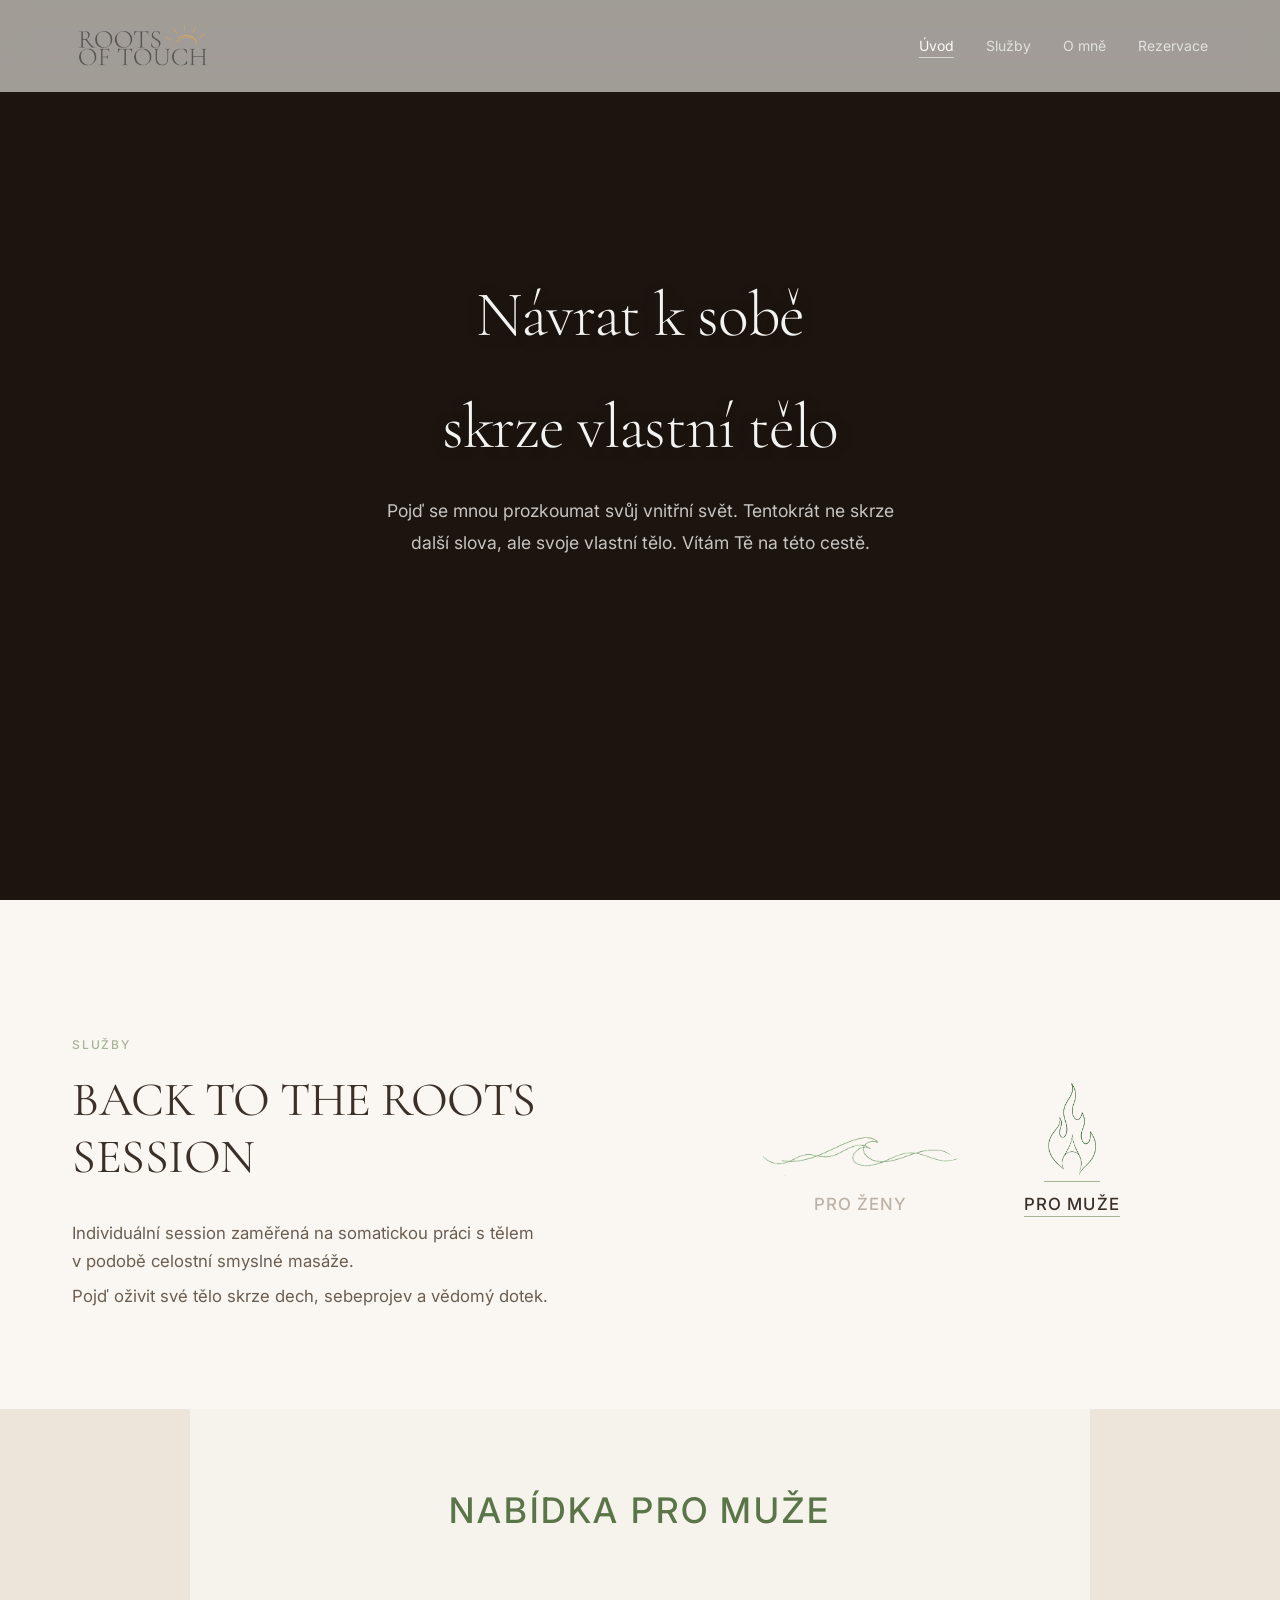
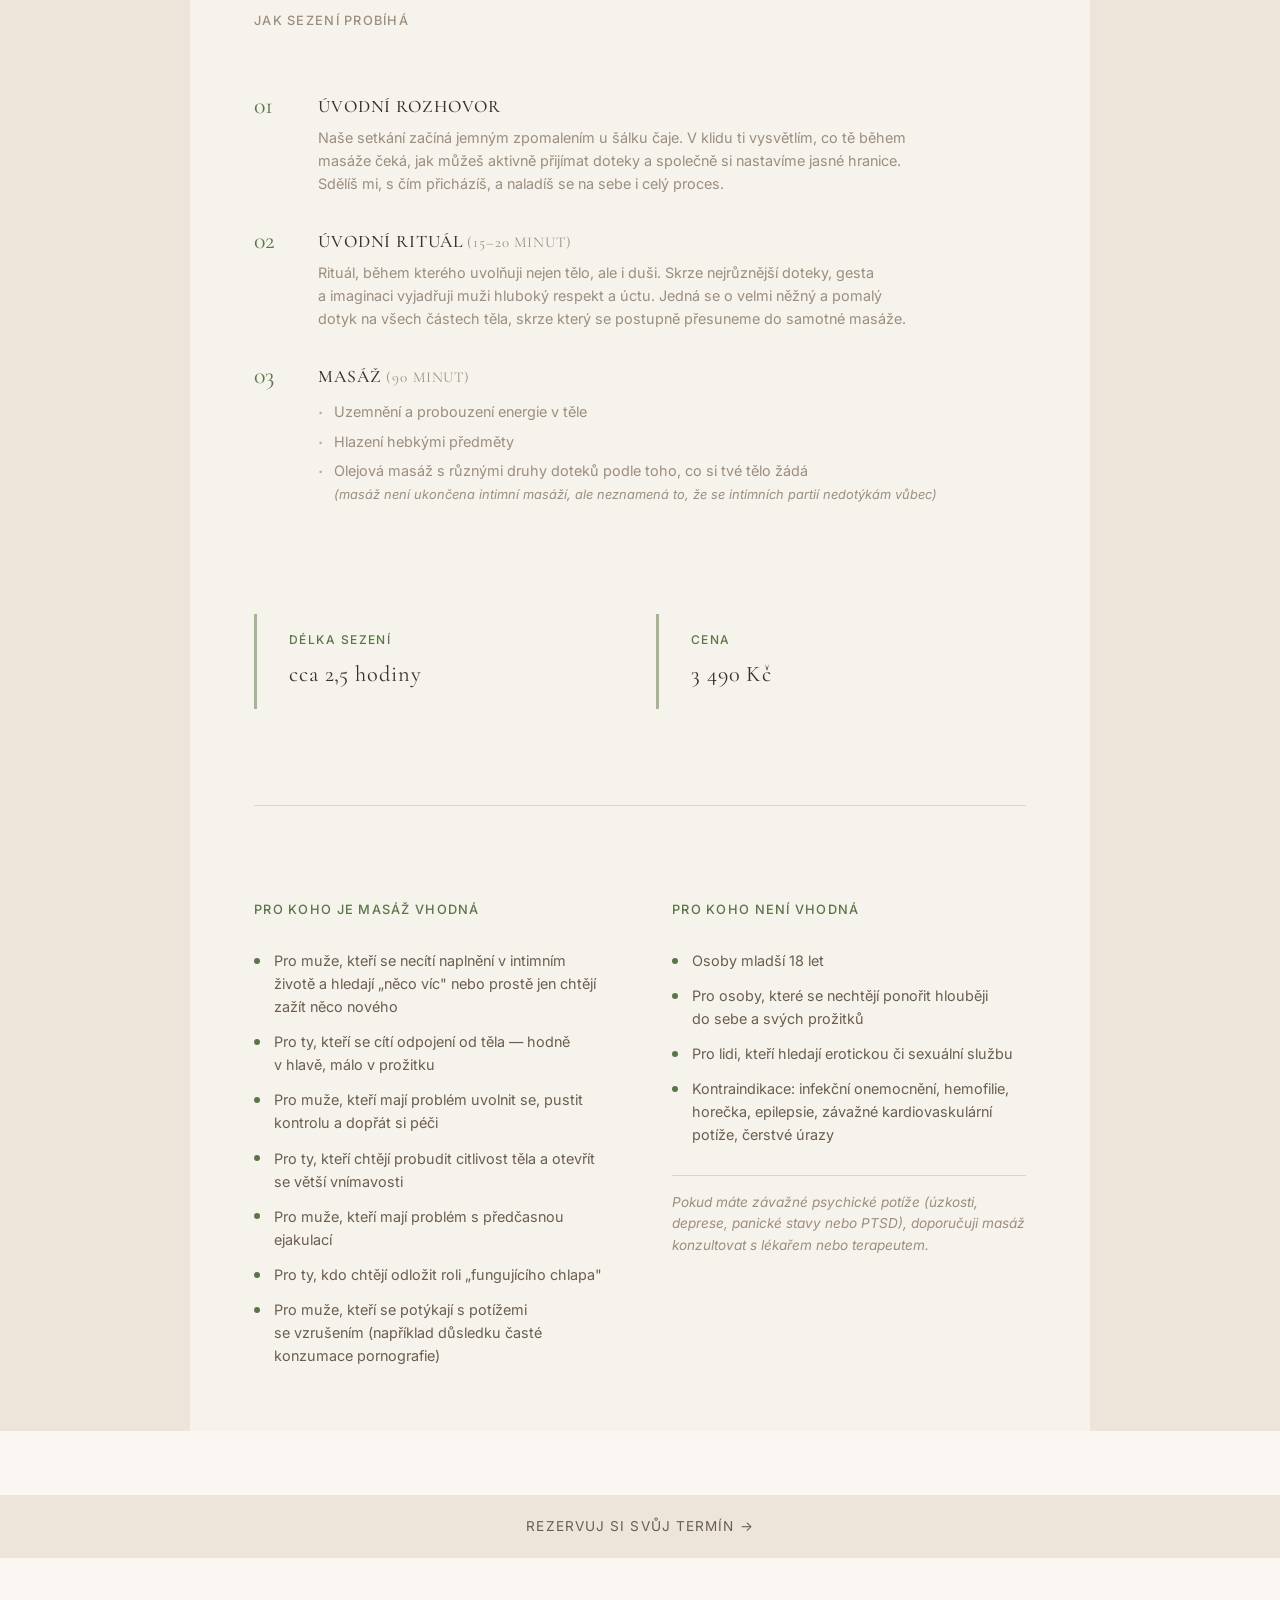
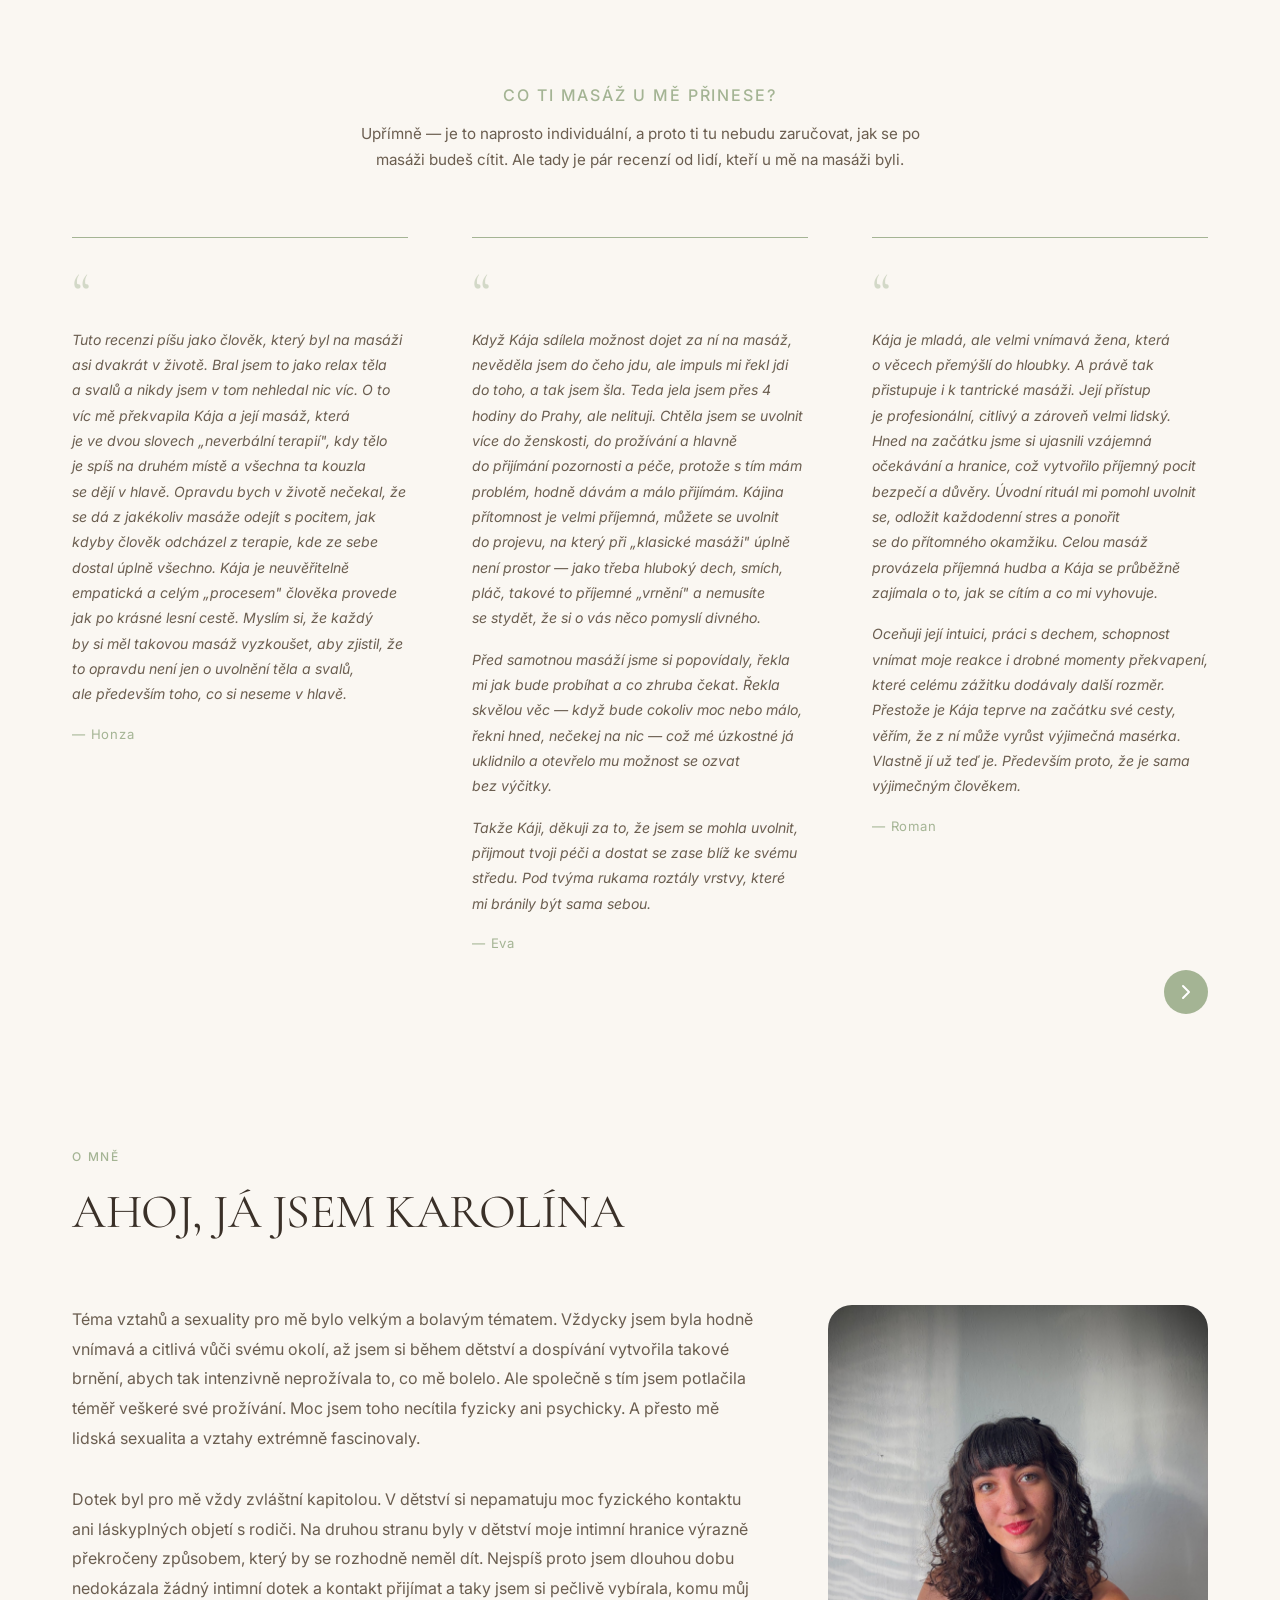
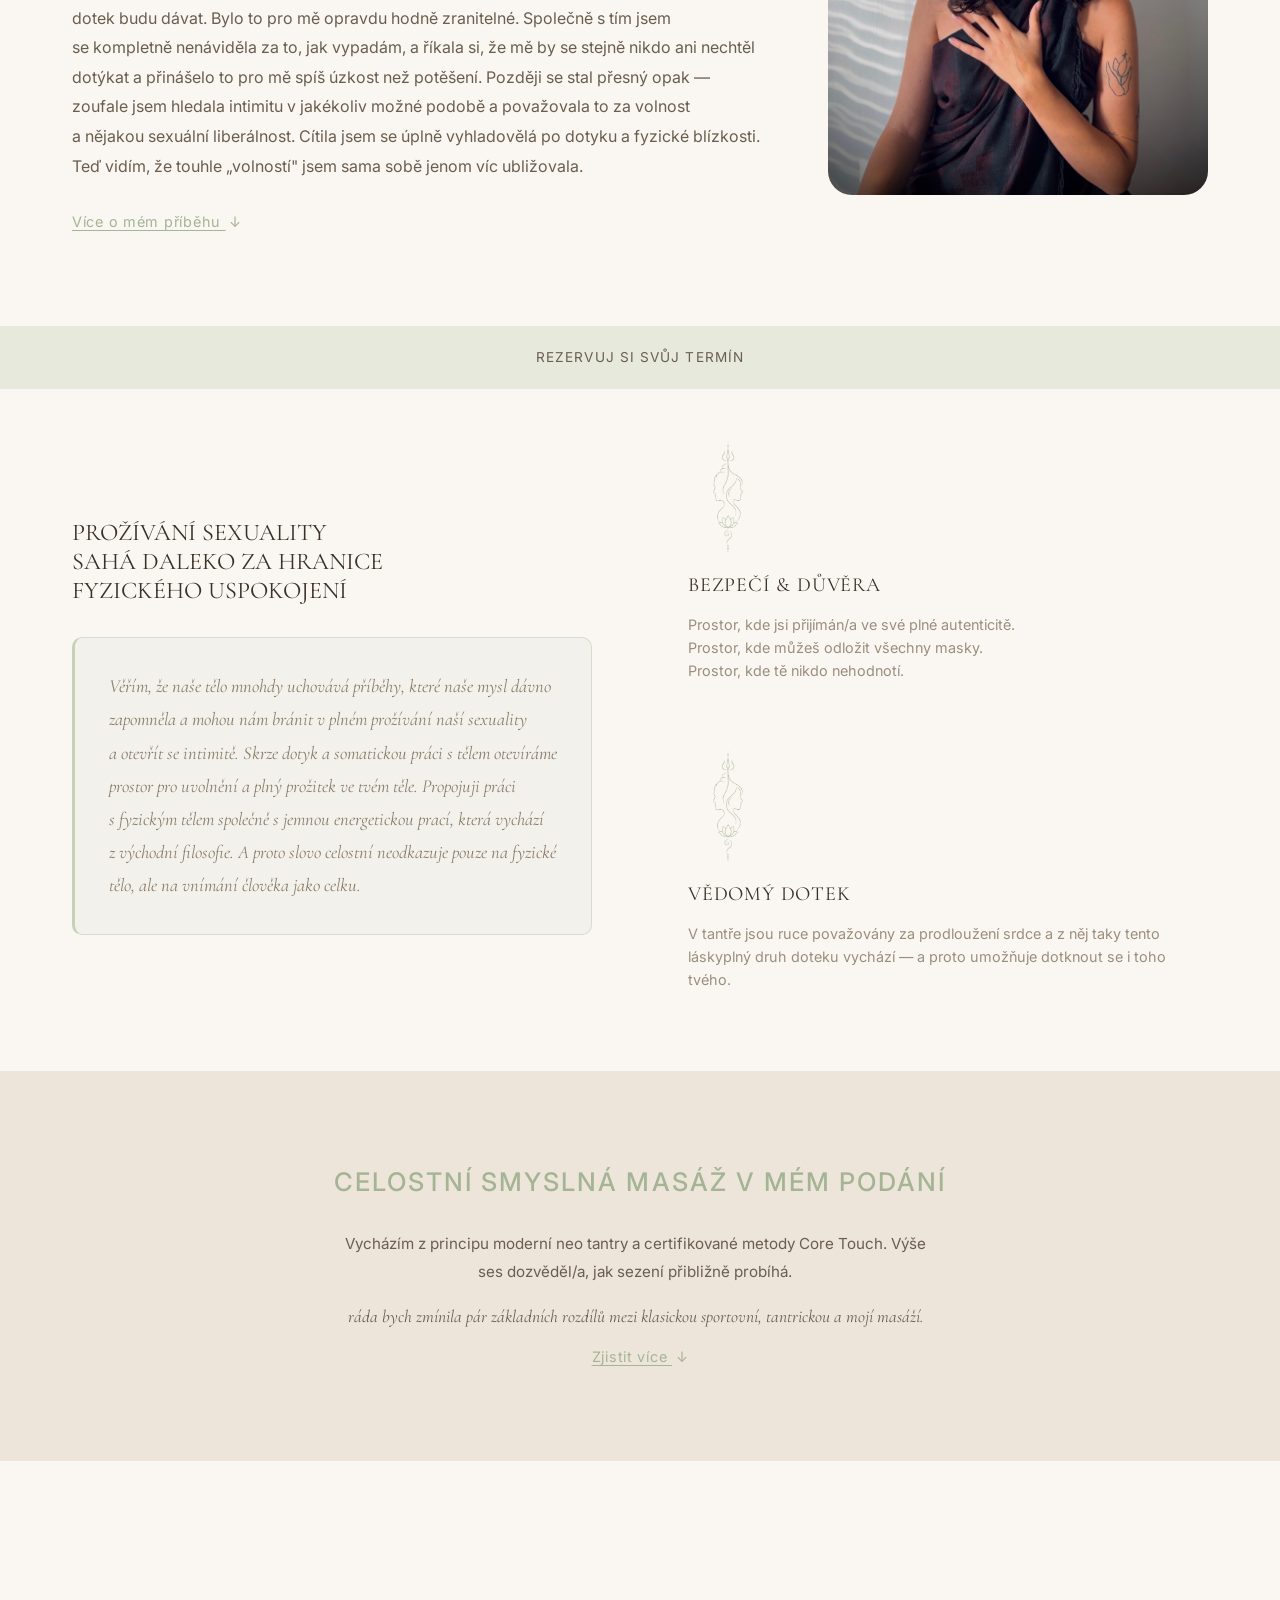
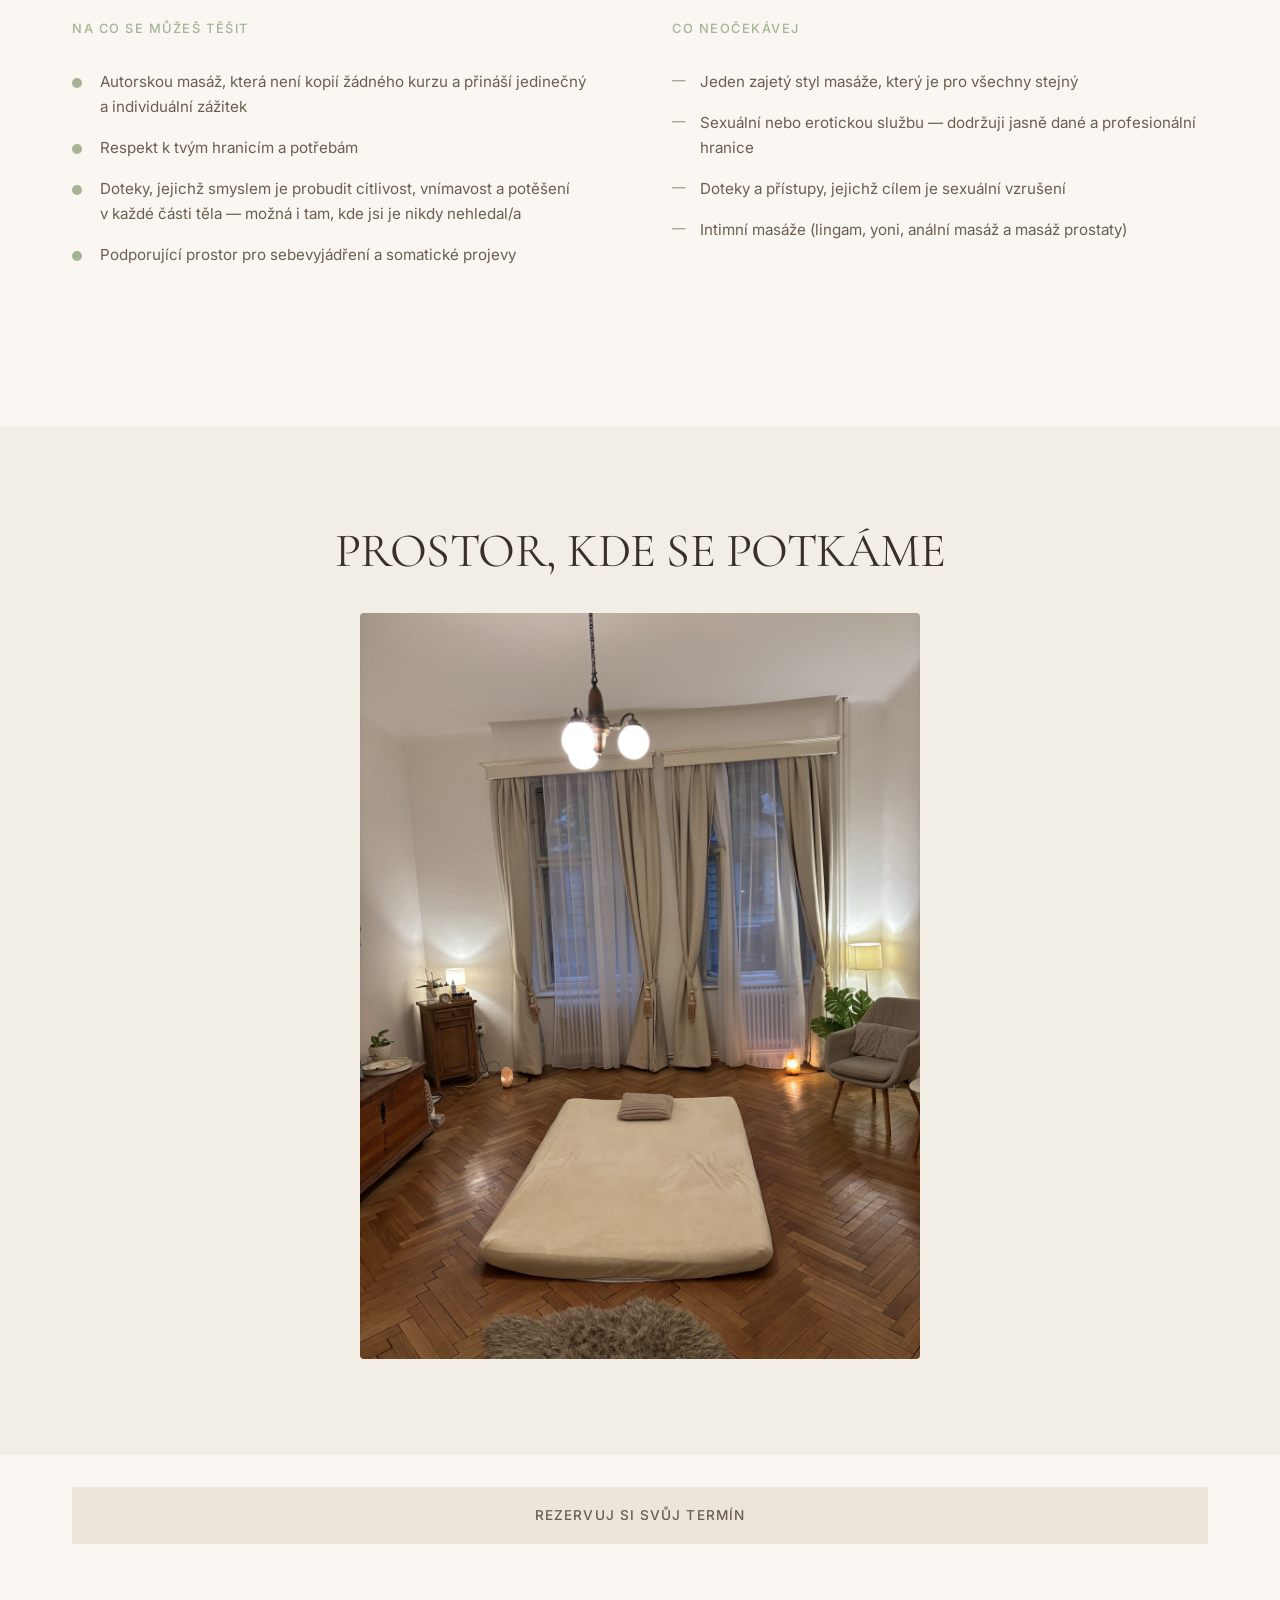
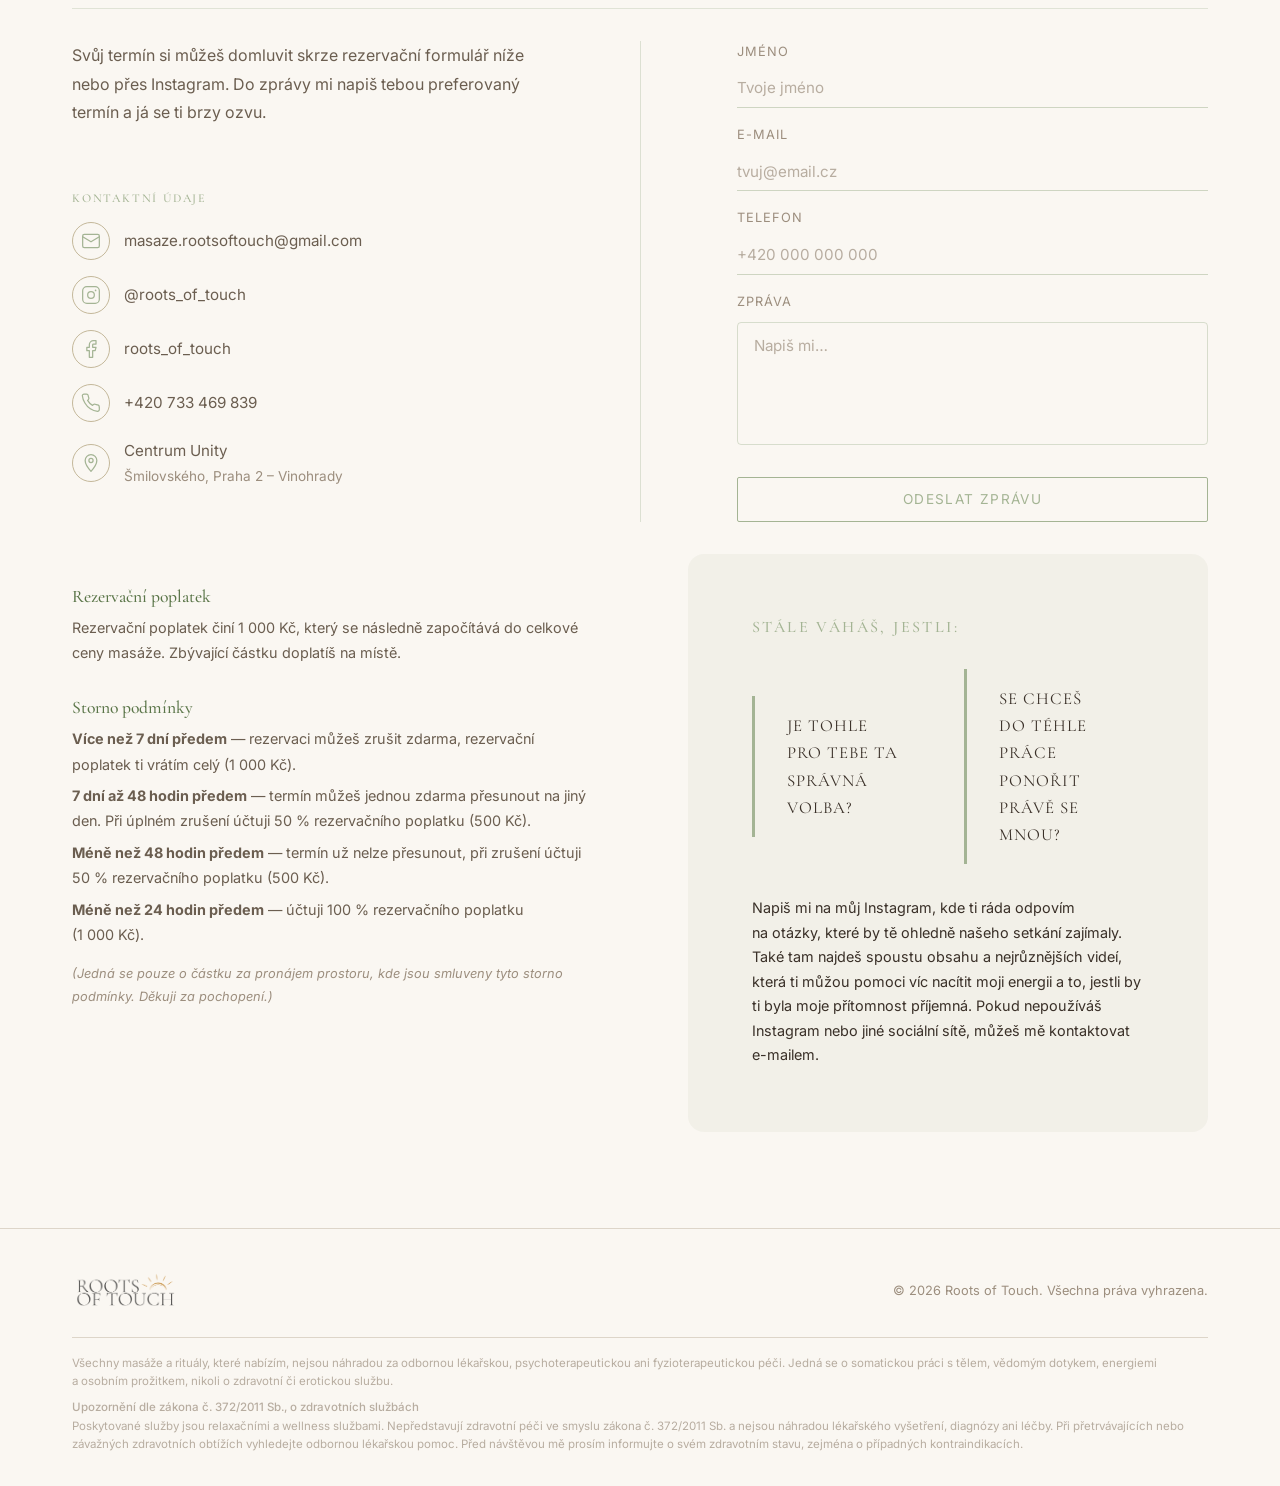
<file: index.html>
<!DOCTYPE html>
<html lang="cs">
<head>
    <meta charset="UTF-8">
    <meta name="viewport" content="width=device-width, initial-scale=1.0">
    <title>Roots of Touch</title>
    <meta name="description" content="Zvu tě prozkoumat svůj vnitřní svět, tentokrát ne skrze další slova, ale svoje vlastní tělo. Celostní smyslná masáž v Praze zaměřená na somatickou práci s tělem.">
    <meta property="og:title" content="Celostní smyslné masáže">
    <meta property="og:description" content="Zvu tě prozkoumat svůj vnitřní svět, tentokrát ne skrze další slova ale vlastní tělo.">
    <meta property="og:image" content="https://www.rootsoftouch.cz/images/logo.png">
    <meta property="og:url" content="https://www.rootsoftouch.cz">
    <meta property="og:type" content="website">
    <link rel="icon" type="image/png" sizes="32x32" href="images/favicon-sun-transparent.png?v=2">
    <link rel="shortcut icon" href="images/favicon-sun-transparent.png?v=2">
    <link rel="apple-touch-icon" href="images/favicon-sun-transparent.png?v=2">
    <link rel="preconnect" href="https://fonts.googleapis.com">
    <link rel="preconnect" href="https://fonts.gstatic.com" crossorigin>
    <link href="https://fonts.googleapis.com/css2?family=Cormorant+Garamond:ital,wght@0,300;0,400;0,500;0,600;1,300;1,400&family=Inter:wght@300;400;500&display=swap" rel="stylesheet">
    <link rel="stylesheet" href="style.css">
</head>
<body>

<svg style="display:none" aria-hidden="true">
  <defs>
    <filter id="sage-colorize" color-interpolation-filters="sRGB">
      <feComponentTransfer>
        <feFuncR type="linear" slope="0.357" intercept="0.643"/>
        <feFuncG type="linear" slope="0.294" intercept="0.706"/>
        <feFuncB type="linear" slope="0.420" intercept="0.580"/>
      </feComponentTransfer>
    </filter>
    <filter id="forest-colorize" color-interpolation-filters="sRGB">
      <feComponentTransfer>
        <feFuncR type="linear" slope="0.647" intercept="0.353"/>
        <feFuncG type="linear" slope="0.541" intercept="0.459"/>
        <feFuncB type="linear" slope="0.718" intercept="0.282"/>
      </feComponentTransfer>
    </filter>
  </defs>
</svg>

    <!-- Navigation -->
    <nav class="nav" id="nav">
        <div class="nav-inner">
            <a href="#uvod" class="nav-logo"><img src="images/logo.png" alt="Roots of Touch"></a>
            <button class="nav-toggle" id="navToggle" aria-label="Menu">
                <span></span>
                <span></span>
                <span></span>
            </button>
            <ul class="nav-links" id="navLinks">
                <li><a href="#uvod" class="nav-link active">Úvod</a></li>
                <li><a href="#sluzby" class="nav-link">Služby</a></li>
                <li><a href="#o-mne" class="nav-link">O mně</a></li>
                <li><a href="#rezervace" class="nav-link">Rezervace</a></li>
            </ul>
        </div>
    </nav>

    <!-- Hero / Úvod -->
    <section class="hero" id="uvod">
        <div class="hero-bg">
            <video class="hero-video" autoplay muted loop playsinline preload="auto">
                <source src="images/hero.mp4" type="video/mp4">
            </video>
<div class="hero-tint"></div>
        </div>
        <div class="hero-content">
            <h1 class="hero-title">Návrat k&nbsp;sobě<br><span class="hero-title-sub">skrze vlastní tělo</span></h1>
            <p class="hero-desc">Pojď se&nbsp;mnou prozkoumat svůj vnitřní svět. Tentokrát ne skrze další slova, ale&nbsp;svoje vlastní tělo.
                Vítám Tě na&nbsp;této cestě. </p>
        </div>
    </section>

    <!-- Služby -->
    <section class="services" id="sluzby">
        <div class="container">
            <div class="services-header">
                <div class="services-header-text">
                    <span class="section-label">Služby</span>
                    <h2>BACK TO THE ROOTS SESSION</h2>
                    <p class="services-subtitle">Individuální session zaměřená na&nbsp;somatickou práci s&nbsp;tělem v&nbsp;podobě celostní smyslné masáže.</p>
                    <p class="services-subtitle services-subtitle-sub">Pojď oživit své tělo skrze dech, sebeprojev a&nbsp;vědomý dotek.</p>
                </div>
                    <div class="service-tabs">
                        <button class="service-tab" data-tab="zeny">
                            <span class="tab-icon-wrap">
                                <img src="images/icon-wave.png" alt="" class="tab-icon">
                            </span>
                            <span>Pro ženy</span>
                        </button>
                        <button class="service-tab active" data-tab="muzi">
                            <span class="tab-icon-wrap">
                                <img src="images/icon-flame.png" alt="" class="tab-icon">
                            </span>
                            <span>Pro muže</span>
                        </button>
                    </div>
                </div>
            </div>

            <!-- Pro ženy -->
            <div class="service-card service-panel" data-panel="zeny">
                <div class="service-card-inner">
                    <div class="service-card-content">
                        <span class="service-tag service-tag-title">Nabídka pro&nbsp;ženy</span>

                        <div class="service-includes">
                            <h4>Jak sezení probíhá</h4>
                            <div class="service-steps">
                                <div class="service-step">
                                    <span class="step-number">01</span>
                                    <div>
                                        <strong>Úvodní rozhovor</strong>
                                        <p>Naše setkání začíná jemným zpomalením u&nbsp;šálku čaje. V&nbsp;klidu ti vysvětlím, co&nbsp;tě během masáže čeká, jak můžeš aktivně přijímat doteky a&nbsp;společně si&nbsp;nastavíme jasné hranice. Sdělíš mi, s&nbsp;čím přicházíš, a&nbsp;naladíš se&nbsp;na&nbsp;sebe i&nbsp;celý proces.</p>
                                    </div>
                                </div>
                                <div class="service-step">
                                    <span class="step-number">02</span>
                                    <div>
                                        <strong>Embodiment <span class="step-subtitle">(15–20&nbsp;minut)</span></strong>
                                        <p>V mém podání a&nbsp;kontextu masáže je&nbsp;to krátká technika během které se&nbsp;pomocí intuitivního pohybu naladíš na&nbsp;své tělo. Vytvoříme prostor pro&nbsp;uvolnění a&nbsp;nakonec tě čeká krátká meditace.</p>
                                    </div>
                                </div>
                                <div class="service-step">
                                    <span class="step-number">03</span>
                                    <div>
                                        <strong>Masáž <span class="step-subtitle">(90&nbsp;minut)</span></strong>
                                        <ul class="service-phase-list">
                                            <li>Uzemnění a&nbsp;probouzení energie v&nbsp;těle</li>
                                            <li>Hlazení hebkými předměty</li>
                                            <li>Olejová masáž s&nbsp;různými druhy doteků podle toho, co&nbsp;si&nbsp;tvé tělo žádá<br><span class="service-phase-note">(masáž není ukončena intimní masáží a&nbsp;intimních partií se&nbsp;nedotýkám v&nbsp;žádné části masáže)</span></li>
                                        </ul>
                                    </div>
                                </div>
                            </div>
                            <div class="service-price">
                                <div class="service-price-col">
                                    <span class="service-price-label">Délka sezení</span>
                                    <span class="service-price-amount">cca 2,5&nbsp;hodiny</span>
                                </div>
                                <div class="service-price-col">
                                    <span class="service-price-label">Cena</span>
                                    <span class="service-price-amount">2 890&nbsp;Kč</span>
                                </div>
                            </div>
                        </div>

                        <div class="service-for-whom">
                            <div class="service-for-whom-grid">
                                <div>
                                    <h4>Pro koho je&nbsp;masáž vhodná</h4>
                                    <ul class="service-list">
                                        <li>Pro ženy, které se&nbsp;chtějí víc propojit se&nbsp;svým tělem — být více v&nbsp;prožitku a&nbsp;méně v&nbsp;hlavě</li>
                                        <li>Pro ženy, které chtějí pustit omezující přesvědčení o&nbsp;svém těle a&nbsp;objevit v&nbsp;něm více citlivosti a&nbsp;vnímavosti</li>
                                        <li>Pro ženy, pro&nbsp;které je&nbsp;těžké si&nbsp;nastavit hranice nebo si&nbsp;říct, co&nbsp;se&nbsp;jim líbí a&nbsp;co naopak nechtějí</li>
                                        <li>Pro ženy, které chtějí podpořit svou živelnost, vášnivost a&nbsp;potěšení v&nbsp;těle</li>
                                        <li>Pro ženy, které se&nbsp;cítí zamrzlé na&nbsp;jednom místě a&nbsp;chtějí rozproudit energii v&nbsp;jejich těle</li>
                                    </ul>
                                </div>
                                <div>
                                    <h4>Pro koho není vhodná</h4>
                                    <ul class="service-list service-list-no">
                                        <li>Osoby mladší 18 let</li>
                                        <li>Pro osoby, které se&nbsp;nechtějí ponořit hlouběji do&nbsp;sebe a&nbsp;svých prožitků</li>
                                        <li>Masáž není vhodná během těhotenství</li>
                                        <li>Kontraindikace: infekční onemocnění, hemofilie, horečka, epilepsie, závažné kardiovaskulární potíže, čerstvé úrazy</li>
                                        <li class="service-list-note">Pokud máte závažné psychické potíže (úzkosti, deprese, panické stavy nebo PTSD), doporučuji masáž konzultovat s&nbsp;lékařem nebo terapeutem.</li>
                                    </ul>
                                </div>
                            </div>
                        </div>
                    </div>
                </div>
                <div class="service-card-photo-mobile" aria-hidden="true">
                    <img src="images/women-bg.jpg" alt="" class="service-card-photo-img">
                </div>
            </div>

            <!-- Pro muže -->
            <div class="service-card service-panel active" data-panel="muzi">
                <div class="service-card-inner">
                    <div class="service-card-content">
                        <span class="service-tag service-tag-title">Nabídka pro&nbsp;muže</span>

                        <div class="service-includes">
                            <h4>Jak sezení probíhá</h4>
                            <div class="service-steps">
                                <div class="service-step">
                                    <span class="step-number">01</span>
                                    <div>
                                        <strong>Úvodní rozhovor</strong>
                                        <p>Naše setkání začíná jemným zpomalením u&nbsp;šálku čaje. V&nbsp;klidu ti vysvětlím, co&nbsp;tě během masáže čeká, jak můžeš aktivně přijímat doteky a&nbsp;společně si&nbsp;nastavíme jasné hranice. Sdělíš mi, s&nbsp;čím přicházíš, a&nbsp;naladíš se&nbsp;na&nbsp;sebe i&nbsp;celý proces.</p>
                                    </div>
                                </div>
                                <div class="service-step">
                                    <span class="step-number">02</span>
                                    <div>
                                        <strong>Úvodní rituál <span class="step-subtitle">(15–20&nbsp;minut)</span></strong>
                                        <p>Rituál, během kterého uvolňuji nejen tělo, ale&nbsp;i&nbsp;duši. Skrze nejrůznější doteky, gesta a&nbsp;imaginaci vyjadřuji muži hluboký respekt a&nbsp;úctu. Jedná se&nbsp;o&nbsp;velmi něžný a&nbsp;pomalý dotyk na&nbsp;všech částech těla, skrze který se&nbsp;postupně přesuneme do&nbsp;samotné masáže.</p>
                                    </div>
                                </div>
                                <div class="service-step">
                                    <span class="step-number">03</span>
                                    <div>
                                        <strong>Masáž <span class="step-subtitle">(90&nbsp;minut)</span></strong>
                                        <ul class="service-phase-list">
                                            <li>Uzemnění a&nbsp;probouzení energie v&nbsp;těle</li>
                                            <li>Hlazení hebkými předměty</li>
                                            <li>Olejová masáž s&nbsp;různými druhy doteků podle toho, co&nbsp;si&nbsp;tvé tělo žádá<br><span class="service-phase-note">(masáž není ukončena intimní masáží, ale neznamená to, že&nbsp;se&nbsp;intimních partií nedotýkám vůbec)</span></li>
                                        </ul>
                                    </div>
                                </div>
                            </div>
                            <div class="service-price">
                                <div class="service-price-col">
                                    <span class="service-price-label">Délka sezení</span>
                                    <span class="service-price-amount">cca 2,5&nbsp;hodiny</span>
                                </div>
                                <div class="service-price-col">
                                    <span class="service-price-label">Cena</span>
                                    <span class="service-price-amount">3 490&nbsp;Kč</span>
                                </div>
                            </div>
                        </div>

                        <div class="service-for-whom">
                            <div class="service-for-whom-grid">
                                <div>
                                    <h4>Pro koho je&nbsp;masáž vhodná</h4>
                                    <ul class="service-list">
                                        <li>Pro muže, kteří se&nbsp;necítí naplnění v&nbsp;intimním životě a&nbsp;hledají „něco víc" nebo prostě jen chtějí zažít něco nového</li>
                                        <li>Pro ty, kteří se&nbsp;cítí odpojení od&nbsp;těla — hodně v&nbsp;hlavě, málo v&nbsp;prožitku</li>
                                        <li>Pro muže, kteří mají problém uvolnit se, pustit kontrolu a&nbsp;dopřát si&nbsp;péči</li>
                                        <li>Pro ty, kteří chtějí probudit citlivost těla a&nbsp;otevřít se&nbsp;větší vnímavosti</li>
                                        <li>Pro muže, kteří mají problém s&nbsp;předčasnou ejakulací</li>
                                        <li>Pro ty, kdo chtějí odložit roli „fungujícího chlapa"</li>
                                        <li>Pro muže, kteří se&nbsp;potýkají s&nbsp;potížemi se&nbsp;vzrušením (například důsledku časté konzumace pornografie)</li>
                                    </ul>
                                </div>
                                <div>
                                    <h4>Pro koho není vhodná</h4>
                                    <ul class="service-list service-list-no">
                                        <li>Osoby mladší 18 let</li>
                                        <li>Pro osoby, které se&nbsp;nechtějí ponořit hlouběji do&nbsp;sebe a&nbsp;svých prožitků</li>
                                        <li>Pro lidi, kteří hledají erotickou či sexuální službu</li>
                                        <li>Kontraindikace: infekční onemocnění, hemofilie, horečka, epilepsie, závažné kardiovaskulární potíže, čerstvé úrazy</li>
                                        <li class="service-list-note">Pokud máte závažné psychické potíže (úzkosti, deprese, panické stavy nebo PTSD), doporučuji masáž konzultovat s&nbsp;lékařem nebo terapeutem.</li>
                                    </ul>
                                </div>
                            </div>
                        </div>
                    </div>
                </div>
                <div class="service-card-photo-mobile" aria-hidden="true">
                    <img src="images/men-bg.jpg" alt="" class="service-card-photo-img">
                </div>
            </div>
            <a href="#rezervace" class="service-rezervace-banner">Rezervuj si svůj termín →</a>
        </div>
    </section>

    <!-- Recenze -->
    <section class="reviews-section">
        <div class="container">
            <h3 class="massage-comparison-title">Co ti masáž u&nbsp;mě přinese?</h3>
            <p class="reviews-intro-text">Upřímně — je&nbsp;to naprosto individuální, a&nbsp;proto ti tu&nbsp;nebudu zaručovat, jak se&nbsp;po masáži budeš cítit. Ale&nbsp;tady je&nbsp;pár recenzí od&nbsp;lidí, kteří u&nbsp;mě na&nbsp;masáži byli.</p>
            <div class="reviews-carousel-wrapper">
                <div class="reviews-grid">
                    <div class="review-card">
                        <p>Tuto recenzi píšu jako člověk, který byl na&nbsp;masáži asi dvakrát v&nbsp;životě. Bral jsem to&nbsp;jako relax těla a&nbsp;svalů a&nbsp;nikdy jsem v&nbsp;tom nehledal nic víc. O&nbsp;to víc mě překvapila Kája a&nbsp;její masáž, která je&nbsp;ve&nbsp;dvou slovech „neverbální terapií", kdy tělo je&nbsp;spíš na&nbsp;druhém místě a&nbsp;všechna ta&nbsp;kouzla se&nbsp;dějí v&nbsp;hlavě. Opravdu bych v&nbsp;životě nečekal, že se&nbsp;dá z&nbsp;jakékoliv masáže odejít s&nbsp;pocitem, jak kdyby člověk odcházel z&nbsp;terapie, kde ze&nbsp;sebe dostal úplně všechno. Kája je&nbsp;neuvěřitelně empatická a&nbsp;celým „procesem" člověka provede jak po&nbsp;krásné lesní cestě. Myslím si, že každý by&nbsp;si&nbsp;měl takovou masáž vyzkoušet, aby zjistil, že to&nbsp;opravdu není jen o&nbsp;uvolnění těla a&nbsp;svalů, ale&nbsp;především toho, co&nbsp;si&nbsp;neseme v&nbsp;hlavě.</p>
                        <span class="review-author">— Honza</span>
                    </div>
                    <div class="review-card">
                        <p>Když Kája sdílela možnost dojet za&nbsp;ní na&nbsp;masáž, nevěděla jsem do&nbsp;čeho jdu, ale&nbsp;impuls mi&nbsp;řekl jdi do&nbsp;toho, a&nbsp;tak jsem šla. Teda jela jsem přes 4 hodiny do&nbsp;Prahy, ale&nbsp;nelituji. Chtěla jsem se&nbsp;uvolnit více do&nbsp;ženskosti, do&nbsp;prožívání a&nbsp;hlavně do&nbsp;přijímání pozornosti a&nbsp;péče, protože s&nbsp;tím mám problém, hodně dávám a&nbsp;málo přijímám. Kájina přítomnost je&nbsp;velmi příjemná, můžete se&nbsp;uvolnit do&nbsp;projevu, na&nbsp;který při&nbsp;„klasické masáži" úplně není prostor — jako třeba hluboký dech, smích, pláč, takové to&nbsp;příjemné „vrnění" a&nbsp;nemusíte se&nbsp;stydět, že si&nbsp;o&nbsp;vás něco pomyslí divného.</p>
                        <p>Před samotnou masáží jsme si&nbsp;popovídaly, řekla mi&nbsp;jak bude probíhat a&nbsp;co zhruba čekat. Řekla skvělou věc — když bude cokoliv moc nebo málo, řekni hned, nečekej na&nbsp;nic — což mé&nbsp;úzkostné já uklidnilo a&nbsp;otevřelo mu&nbsp;možnost se&nbsp;ozvat bez&nbsp;výčitky.</p>
                        <p>Takže Káji, děkuji za&nbsp;to, že jsem se&nbsp;mohla uvolnit, přijmout tvoji péči a&nbsp;dostat se&nbsp;zase blíž ke&nbsp;svému středu. Pod&nbsp;tvýma rukama roztály vrstvy, které mi&nbsp;bránily být sama sebou.</p>
                        <span class="review-author">— Eva</span>
                    </div>
                    <div class="review-card">
                        <p>Kája je&nbsp;mladá, ale&nbsp;velmi vnímavá žena, která o&nbsp;věcech přemýšlí do&nbsp;hloubky. A&nbsp;právě tak přistupuje i&nbsp;k&nbsp;tantrické masáži. Její přístup je&nbsp;profesionální, citlivý a&nbsp;zároveň velmi lidský. Hned na&nbsp;začátku jsme si&nbsp;ujasnili vzájemná očekávání a&nbsp;hranice, což vytvořilo příjemný pocit bezpečí a&nbsp;důvěry. Úvodní rituál mi&nbsp;pomohl uvolnit se, odložit každodenní stres a&nbsp;ponořit se&nbsp;do&nbsp;přítomného okamžiku. Celou masáž provázela příjemná hudba a&nbsp;Kája se&nbsp;průběžně zajímala o&nbsp;to, jak se&nbsp;cítím a&nbsp;co mi&nbsp;vyhovuje.</p>
                        <p>Oceňuji její intuici, práci s&nbsp;dechem, schopnost vnímat moje reakce i&nbsp;drobné momenty překvapení, které celému zážitku dodávaly další rozměr. Přestože je&nbsp;Kája teprve na&nbsp;začátku své cesty, věřím, že z&nbsp;ní může vyrůst výjimečná masérka. Vlastně jí&nbsp;už teď je. Především proto, že je&nbsp;sama výjimečným člověkem.</p>
                        <span class="review-author">— Roman</span>
                    </div>
                    <div class="review-card">
                        <p>U&nbsp;Káji jsem byla na&nbsp;masáži podobného typu poprvé a&nbsp;nevěděla jsem, co&nbsp;od&nbsp;toho čekat. Když jsem ke&nbsp;Káje přišla, udělala mi&nbsp;čaj a&nbsp;povídaly jsme si&nbsp;o&nbsp;tom, jak bude masáž vypadat, co&nbsp;všechno obnáší a&nbsp;jaké jsou naše hranice. Začala jsem se&nbsp;těšit na&nbsp;to, co&nbsp;mě čeká. Pak jsme tancovaly, meditovaly a&nbsp;nakonec jsem se&nbsp;mohla uvolnit při&nbsp;laskavé a&nbsp;smyslné masáži. Přestala jsem vnímat čas i&nbsp;prostor a&nbsp;jenom jsem se&nbsp;vžila do&nbsp;doteku a&nbsp;svých emocí. Kája má dar vytvořit příjemnou atmosféru a&nbsp;dotekem v&nbsp;těle probudit nejrůznější emoce. Chtěla jsem, aby taková pečující masáž neskončila a&nbsp;po ní mi&nbsp;chvilku trvalo vrátit se&nbsp;zase do&nbsp;reality. Tenhle opravdu celostní prožitek bych přála každému, kdo má problém udělat si&nbsp;čas na&nbsp;odpočinek a&nbsp;péči sám o&nbsp;sebe.</p>
                        <span class="review-author">— Amanda</span>
                    </div>
                </div>
                <button class="reviews-next-btn" aria-label="Další recenze">
                    <svg width="18" height="18" viewBox="0 0 18 18" fill="none" xmlns="http://www.w3.org/2000/svg">
                        <path d="M6 3l6 6-6 6" stroke="currentColor" stroke-width="2" stroke-linecap="round" stroke-linejoin="round"/>
                    </svg>
                </button>
            </div>
        </div>
    </section>

    <!-- O mně -->
    <section class="about" id="o-mne">
        <div class="container">
            <div class="about-grid">
                <div class="about-image">
                    <img src="images/about.jpg" alt="Karolína" class="about-photo">

                </div>
                <div class="about-content">
                    <div class="about-header">
                        <span class="section-label">O mně</span>
                        <h2>AHOJ, JÁ JSEM KAROLÍNA</h2>
                    </div>
                    <div class="about-text">
                        <p class="about-lead">Téma vztahů a&nbsp;sexuality pro&nbsp;mě bylo velkým a&nbsp;bolavým tématem. Vždycky jsem byla hodně vnímavá a&nbsp;citlivá vůči svému okolí, až jsem si&nbsp;během dětství a&nbsp;dospívání vytvořila takové brnění, abych tak intenzivně neprožívala to, co&nbsp;mě bolelo. Ale společně s&nbsp;tím jsem potlačila téměř veškeré své prožívání. Moc jsem toho necítila fyzicky ani psychicky. A&nbsp;přesto mě lidská sexualita a&nbsp;vztahy extrémně fascinovaly.</p>
                        <p>Dotek byl pro&nbsp;mě vždy zvláštní kapitolou. V&nbsp;dětství si&nbsp;nepamatuju moc fyzického kontaktu ani láskyplných objetí s&nbsp;rodiči. Na&nbsp;druhou stranu byly v&nbsp;dětství moje intimní hranice výrazně překročeny způsobem, který by&nbsp;se&nbsp;rozhodně neměl dít. Nejspíš proto jsem dlouhou dobu nedokázala žádný intimní dotek a&nbsp;kontakt přijímat a&nbsp;taky jsem si&nbsp;pečlivě vybírala, komu můj dotek budu dávat. Bylo to&nbsp;pro&nbsp;mě opravdu hodně zranitelné. Společně s&nbsp;tím jsem se&nbsp;kompletně nenáviděla za&nbsp;to, jak vypadám, a&nbsp;říkala si, že&nbsp;mě by&nbsp;se&nbsp;stejně nikdo ani nechtěl dotýkat a&nbsp;přinášelo to&nbsp;pro&nbsp;mě spíš úzkost než potěšení. Později se&nbsp;stal přesný opak — zoufale jsem hledala intimitu v&nbsp;jakékoliv možné podobě a&nbsp;považovala to&nbsp;za&nbsp;volnost a&nbsp;nějakou sexuální liberálnost. Cítila jsem se&nbsp;úplně vyhladovělá po&nbsp;dotyku a&nbsp;fyzické blízkosti. Teď vidím, že&nbsp;touhle „volností" jsem sama sobě jenom víc ubližovala.</p>
                        <button class="about-expand-btn" aria-expanded="false">Více o mém příběhu <span class="about-expand-arrow">↓</span></button>
                        <div class="about-expandable">
                            <p>Zpětně vím, že&nbsp;jsem se&nbsp;lidí vždy dotýkala celým svým srdcem, jen jsem to&nbsp;dělala nevědomě. Několikrát jsem slyšela, že&nbsp;je můj dotyk jiný než dotyk ostatních lidí a&nbsp;až po&nbsp;letech jsem se&nbsp;dozvěděla, že&nbsp;existuje něco jako vědomý dotek. Já jiný dávat neuměla. A&nbsp;když jsem cítila, že&nbsp;nedokážu dát takový druh doteku — celý, přítomný, srdcem, tak jsem ho nedávala vůbec. Nechtěla jsem nepřítomně sahat na&nbsp;druhé tělo i&nbsp;duši.</p>
                            <p>Zároveň jsem cítila, že&nbsp;tu přece musí být „něco víc". Neustále jsem s&nbsp;údivem pozorovala, jak prožívají partnerské vztahy a&nbsp;intimitu lidi z&nbsp;mého okolí. A&nbsp;vždycky jsem skončila u&nbsp;toho, že&nbsp;to není nic, po&nbsp;čem bych toužila. A&nbsp;začala jsem to&nbsp;„něco víc" hledat. V&nbsp;knížkách, videích, workshopech, kurzech a&nbsp;později v&nbsp;tom reálném životě. Někdy kolem sedmnácti let jsem se&nbsp;poprvé setkala s&nbsp;pojmy jako tantra, vědomé milování nebo napojování se&nbsp;na&nbsp;svou ženskou energii. Ale několik let to&nbsp;všechno byla jen teorie, kterou jsem měla plnou hlavu, ale&nbsp;nevěděla, jak to&nbsp;žít.</p>
                            <p>A&nbsp;až po&nbsp;těchto všemožných zkušenostech, objevování a&nbsp;učení se&nbsp;jsem začala opravdu ŽÍT to, co&nbsp;žiju dnes.</p>
                        </div>
                    </div>
                </div>
            </div>
        </div>
        <a href="#rezervace" class="service-rezervace-banner about-cta-desktop">Rezervuj si svůj termín</a>
        <a href="#rezervace" class="service-rezervace-banner about-cta-mobile">Rezervuj si svůj termín</a>
    </section>

    <!-- Intro section -->
    <section class="intro">
        <div class="container">
            <div class="intro-grid">
                <div class="intro-text">
                    <span class="section-label">Filosofie</span>
                    <h3>PROŽÍVÁNÍ SEXUALITY<br>SAHÁ DALEKO ZA HRANICE<br>FYZICKÉHO USPOKOJENÍ</h3>
                    <p>Věřím, že&nbsp;naše tělo mnohdy uchovává příběhy, které naše mysl dávno zapomněla a&nbsp;mohou nám bránit v&nbsp;plném prožívání naší sexuality a&nbsp;otevřít se&nbsp;intimitě. Skrze dotyk a&nbsp;somatickou práci s&nbsp;tělem otevíráme prostor pro&nbsp;uvolnění a&nbsp;plný prožitek ve&nbsp;tvém těle. Propojuji práci s&nbsp;fyzickým tělem společně s&nbsp;jemnou energetickou prací, která vychází z&nbsp;východní filosofie. A&nbsp;proto slovo celostní neodkazuje pouze na&nbsp;fyzické tělo, ale&nbsp;na&nbsp;vnímání člověka jako celku.</p>
                    
                </div>
                <div class="intro-visual">
                    <div class="intro-card">
                        <div class="intro-card-icon">
                            <img src="images/logo-symbol-transparent.png" alt="" class="logo-symbol">
                        </div>
                        <h3>Bezpečí & Důvěra</h3>
                        <p>Prostor, kde jsi přijímán/a ve&nbsp;své plné autenticitě.</p>
                        <p>Prostor, kde můžeš odložit všechny masky.</p>
                        <p>Prostor, kde tě nikdo nehodnotí.</p>
                    </div>
                    <div class="intro-card">
                        <div class="intro-card-icon">
                            <img src="images/logo-symbol-transparent.png" alt="" class="logo-symbol">
                        </div>
                        <h3>Vědomý dotek</h3>
                        <p>V&nbsp;tantře jsou ruce považovány za&nbsp;prodloužení srdce a&nbsp;z&nbsp;něj taky tento láskyplný druh doteku vychází&nbsp;— a&nbsp;proto umožňuje dotknout se&nbsp;i&nbsp;toho tvého.</p>
                    </div>
                </div>
            </div>
        </div>
    </section>

    <!-- Co tě čeká -->
    <!-- Celostní smyslná masáž -->
    <section class="celostni-section">
        <div class="container">
            <h3 class="celostni-heading">Celostní smyslná masáž v&nbsp;mém podání</h3>
            <div class="celostni-text">
                <p>Vycházím z&nbsp;principu moderní neo tantry a&nbsp;certifikované metody Core Touch. Výše ses dozvěděl/a, jak sezení přibližně probíhá.</p>
                <p><span class="celostni-highlight">ráda bych zmínila pár základních rozdílů mezi klasickou sportovní, tantrickou a&nbsp;mojí masáží.</span></p>
            </div>
            <button class="celostni-expand-btn" aria-expanded="false">Zjistit více <span class="celostni-expand-arrow">↓</span></button>
            <div class="celostni-expandable">
                <div class="celostni-text">
                    <p>Součástí masáže pro&nbsp;muže je&nbsp;často práce s&nbsp;tělem v&nbsp;jeho přirozenosti, tedy bez&nbsp;oblečení. Postupná nahota v&nbsp;průběhu masáže u&nbsp;obou stran umožňuje hlubší uvolnění a&nbsp;důvěru — zkrátka otvírá prostor pro&nbsp;to, být takový jací opravdu jsme a&nbsp;jak nás příroda stvořila. Zároveň to ale&nbsp;není povinnost, vždy respektuji tvé hranice, komfort a&nbsp;pocit bezpečí... to je&nbsp;na&nbsp;prvním místě.</p>
                    <p>Vedu tě do&nbsp;aktivního přijímání, kdy je&nbsp;vítaný jakýkoli somatický projev — od&nbsp;hlubokého dechu po pláč, smích nebo křik.</p>
                    <p>Celostní smyslná masáž může být velice podobná tantrické masáži, kterou možná znáš, ale&nbsp;součástí této masáže není masáž intimních partií. Rozhodla jsem se&nbsp;tuto část vynechat, protože chci, aby sezení se&nbsp;mnou bylo bez&nbsp;očekávání nějakého pomyslného finále nebo konce.</p>
                    <p>Mým cílem je&nbsp;zprostředkovat zážitek, který dokáže probudit citlivost v&nbsp;každé části tvého těla. Je&nbsp;to moment, kdy si&nbsp;můžeš dovolit cítit živost a&nbsp;radost skrze dotyk a&nbsp;vědomou pozornost zaměřenou pouze na&nbsp;sebe a&nbsp;to, co&nbsp;právě ve&nbsp;svém těle cítíš a&nbsp;pustit to, co&nbsp;v&nbsp;něm možná už&nbsp;dlouhou dobu držíš.</p>
                </div>
            <div class="massage-comparison">
                <h4 class="massage-comparison-heading">Proč se&nbsp;nejedná o&nbsp;klasickou sportovní ani&nbsp;tantrickou masáž, jak ji známe</h4>
                <div class="massage-comparison-row">
                    <div class="massage-comparison-item">
                        <p>Sportovní masáž asi všichni známe a&nbsp;většina ji někdy zažila. Standardně ulevuje od&nbsp;fyzické bolesti a&nbsp;slouží k&nbsp;uvolnění svalů. Soustředí se&nbsp;primárně na&nbsp;to fyzické tělo, i&nbsp;když celý tenhle proces může být velice relaxační a&nbsp;uklidňující.</p>
                    </div>
                    <div class="massage-comparison-item">
                        <p>Tantra je&nbsp;duchovní filozofie, která se&nbsp;zabývá mnohem širším spektrem než&nbsp;jsou masáže — například prací s&nbsp;mantrami, jógou, rituály, meditací. Práce se&nbsp;sexualitou v&nbsp;této formě je&nbsp;pouze jedna určitá část, kterou jsme si&nbsp;tady na&nbsp;západě převzali. Název tantra masáže se&nbsp;u&nbsp;nás používá jako obecně známý termín pro&nbsp;tento druh masáže a&nbsp;práce s&nbsp;energií, ale&nbsp;jedná se&nbsp;spíše o&nbsp;modernější neo tantru. Proto se&nbsp;nepovažuji úplně za&nbsp;tantrickou masérku, protože na&nbsp;tantru pohlížím z&nbsp;mnohem širší perspektivy než&nbsp;jsou masáže. Součástí tantra masáží jsou často intimní masáže (yoni, lingam nebo anální masáže), které jsem se&nbsp;rozhodla nezařazovat do&nbsp;mých sessions. Bohužel se&nbsp;pojem tantra masáže začal používat i&nbsp;v&nbsp;kontextu erotických a&nbsp;sexuálních masáží... Při&nbsp;správném provedení se&nbsp;hodně ve&nbsp;zkratce jedná o&nbsp;masáž zaměřenou na&nbsp;probuzení sexuální energie (naší životní energie) a&nbsp;jejího vědomého prožívání, práci s&nbsp;dechem, vědomým dotykem a&nbsp;plnou přítomností.</p>
                    </div>
                </div>
            </div>
            </div>
        </div>
    </section>

    <section class="expectations">
        <div class="container">
            <div class="expectations-grid">
                <div class="expectations-col">
                    <h3>Na co&nbsp;se&nbsp;můžeš těšit</h3>
                    <ul class="expectations-list expectations-yes">
                        <li>Autorskou masáž, která není kopií žádného kurzu a&nbsp;přináší jedinečný a&nbsp;individuální zážitek</li>
                        <li>Respekt k&nbsp;tvým hranicím a&nbsp;potřebám</li>
                        <li>Doteky, jejichž smyslem je&nbsp;probudit citlivost, vnímavost a&nbsp;potěšení v&nbsp;každé části těla — možná i&nbsp;tam, kde jsi je&nbsp;nikdy nehledal/a</li>
                        <li>Podporující prostor pro&nbsp;sebevyjádření a&nbsp;somatické projevy</li>
                    </ul>
                </div>
                <div class="expectations-col expectations-col-no">
                    <h3>Co neočekávej</h3>
                    <ul class="expectations-list expectations-no">
                        <li>Jeden zajetý styl masáže, který je&nbsp;pro všechny stejný</li>
                        <li>Sexuální nebo erotickou službu — dodržuji jasně dané a&nbsp;profesionální hranice</li>
                        <li>Doteky a&nbsp;přístupy, jejichž cílem je&nbsp;sexuální vzrušení</li>
                        <li>Intimní masáže (lingam, yoni, anální masáž a&nbsp;masáž prostaty)</li>
                    </ul>
                </div>
            </div>
        </div>
    </section>

    <!-- Prostor -->
    <section class="space-section" id="prostor">
        <div class="container">
            <h2 class="space-title">PROSTOR, KDE SE&nbsp;POTKÁME</h2>
            <div class="space-gallery">
                <img src="images/prostor-1.jpg" alt="Prostor pro masáže v Centru Unity — místnost s matrací, svíčkami a velkými okny" loading="lazy">
            </div>
        </div>
    </section>

    <!-- Kontaktní údaje -->
    <!-- Kontakt + Rezervace -->
    <section class="contact-booking-section" id="kontakt">
        <div class="container">
            <div class="contact-booking-grid">

                <!-- Oblast A: Nadpis přes celou šířku -->
                <div class="cb-heading" id="rezervace">
                    <h2 class="booking-section-h2">REZERVUJ SI SVŮJ TERMÍN</h2>
                </div>

                <!-- Oblast T: Text pod nadpisem (vlevo) -->
                <div class="cb-text">
                    <p class="booking-section-text">Svůj termín si&nbsp;můžeš domluvit skrze rezervační formulář níže nebo přes Instagram. Do&nbsp;zprávy mi&nbsp;napiš tebou preferovaný termín a&nbsp;já se&nbsp;ti brzy ozvu.</p>
                </div>

                <!-- Oblast B: Kontaktní údaje (vlevo dole na desktopu) -->
                <div class="cb-contact">
                    <h3 class="contact-heading">Kontaktní údaje</h3>
                    <div class="contact-items">
                        <a class="contact-item" href="mailto:masaze.rootsoftouch@gmail.com">
                            <span class="contact-icon">
                                <svg width="20" height="20" viewBox="0 0 24 24" fill="none" stroke="currentColor" stroke-width="1.5" stroke-linecap="round" stroke-linejoin="round" aria-hidden="true"><rect x="2" y="4" width="20" height="16" rx="2"/><path d="m2 7 10 6 10-6"/></svg>
                            </span>
                            <span>masaze.rootsoftouch@gmail.com</span>
                        </a>
                        <a class="contact-item" href="https://www.instagram.com/roots_of_touch?utm_source=ig_web_button_share_sheet&stkn=ZDNlZDc0MzIxNw==" target="_blank" rel="noopener">
                            <span class="contact-icon">
                                <svg width="20" height="20" viewBox="0 0 24 24" fill="none" stroke="currentColor" stroke-width="1.5" stroke-linecap="round" stroke-linejoin="round" aria-hidden="true"><rect x="2" y="2" width="20" height="20" rx="5"/><circle cx="12" cy="12" r="4"/><circle cx="17.5" cy="6.5" r="1" fill="currentColor" stroke="none"/></svg>
                            </span>
                            <span>@roots_of_touch</span>
                        </a>
                        <a class="contact-item" href="https://www.facebook.com/share/1FXoR63i59/?mibextid=wwXIfr" target="_blank" rel="noopener">
                            <span class="contact-icon">
                                <svg width="20" height="20" viewBox="0 0 24 24" fill="none" stroke="currentColor" stroke-width="1.5" stroke-linecap="round" stroke-linejoin="round" aria-hidden="true"><path d="M18 2h-3a5 5 0 0 0-5 5v3H7v4h3v8h4v-8h3l1-4h-4V7a1 1 0 0 1 1-1h3z"/></svg>
                            </span>
                            <span>roots_of_touch</span>
                        </a>
                        <a class="contact-item" href="tel:+420733469839">
                            <span class="contact-icon">
                                <svg width="20" height="20" viewBox="0 0 24 24" fill="none" stroke="currentColor" stroke-width="1.5" stroke-linecap="round" stroke-linejoin="round" aria-hidden="true"><path d="M22 16.92v3a2 2 0 0 1-2.18 2 19.79 19.79 0 0 1-8.63-3.07A19.5 19.5 0 0 1 4.69 12a19.79 19.79 0 0 1-3.07-8.67A2 2 0 0 1 3.6 1.26h3a2 2 0 0 1 2 1.72 12.84 12.84 0 0 0 .7 2.81 2 2 0 0 1-.45 2.11L7.91 8.9a16 16 0 0 0 6 6l.95-.95a2 2 0 0 1 2.11-.45 12.84 12.84 0 0 0 2.81.7A2 2 0 0 1 21.73 16.92z"/></svg>
                            </span>
                            <span>+420 733 469 839</span>
                        </a>
                        <div class="contact-item">
                            <span class="contact-icon">
                                <svg width="20" height="20" viewBox="0 0 24 24" fill="none" stroke="currentColor" stroke-width="1.5" stroke-linecap="round" stroke-linejoin="round" aria-hidden="true"><path d="M12 2C8.13 2 5 5.13 5 9c0 5.25 7 13 7 13s7-7.75 7-13c0-3.87-3.13-7-7-7z"/><circle cx="12" cy="9" r="2.5"/></svg>
                            </span>
                            <span class="contact-address-block">
                                <span class="contact-place-name">Centrum Unity</span>
                                <span class="contact-street">Šmilovského, Praha&nbsp;2 – Vinohrady</span>
                            </span>
                        </div>
                    </div>
                </div>

                <!-- Oblast C: formulář (vpravo na desktopu) -->
                <div class="cb-form">
                    <form class="contact-form" action="https://formspree.io/f/xaeeobqb" method="POST">
                        <div class="contact-form-field">
                            <label for="cf-name">Jméno</label>
                            <input type="text" id="cf-name" name="name" placeholder="Tvoje jméno" required>
                        </div>
                        <div class="contact-form-field">
                            <label for="cf-email">E-mail</label>
                            <input type="email" id="cf-email" name="email" placeholder="tvuj@email.cz" required>
                        </div>
                        <div class="contact-form-field">
                            <label for="cf-phone">Telefon</label>
                            <input type="tel" id="cf-phone" name="phone" placeholder="+420 000 000 000">
                        </div>
                        <div class="contact-form-field">
                            <label for="cf-message">Zpráva</label>
                            <textarea id="cf-message" name="message" placeholder="Napiš mi…" rows="5" required></textarea>
                        </div>
                        <button type="submit" class="contact-form-submit">Odeslat zprávu</button>
                    </form>
                    <div class="contact-form-success" hidden>
                        <p class="contact-form-success-title">Zpráva odeslána</p>
                        <p class="contact-form-success-text">Děkuji za tvoji zprávu.</p>
                        <p class="contact-form-success-text">Ozvu se ti co nejdříve.</p>
                        <p class="contact-form-success-text">♥</p>
                    </div>
                </div>

            </div>
        </div>
    </section>

    <!-- Storno + Stále váháš -->
    <section class="storno-section">
        <div class="container">
            <div class="storno-hesitation-grid">
                <div class="booking-policy">
                    <h3 class="booking-policy-title">Rezervační poplatek</h3>
                    <p>Rezervační poplatek činí 1&nbsp;000&nbsp;Kč, který se&nbsp;následně započítává do&nbsp;celkové ceny masáže. Zbývající částku doplatíš na&nbsp;místě.</p>

                    <h3 class="booking-policy-title">Storno podmínky</h3>
                    <p><strong>Více než&nbsp;7&nbsp;dní předem</strong> — rezervaci můžeš zrušit zdarma, rezervační poplatek ti vrátím celý (1&nbsp;000&nbsp;Kč).</p>
                    <p><strong>7&nbsp;dní až&nbsp;48&nbsp;hodin předem</strong> — termín můžeš jednou zdarma přesunout na&nbsp;jiný den. Při&nbsp;úplném zrušení účtuji 50&nbsp;% rezervačního poplatku (500&nbsp;Kč).</p>
                    <p><strong>Méně než&nbsp;48&nbsp;hodin předem</strong> — termín už nelze přesunout, při&nbsp;zrušení účtuji 50&nbsp;% rezervačního poplatku (500&nbsp;Kč).</p>
                    <p><strong>Méně než&nbsp;24&nbsp;hodin předem</strong> — účtuji 100&nbsp;% rezervačního poplatku (1&nbsp;000&nbsp;Kč).</p>
                    <p class="booking-policy-note">(Jedná se&nbsp;pouze o&nbsp;částku za&nbsp;pronájem prostoru, kde jsou smluveny tyto storno podmínky. Děkuji za&nbsp;pochopení.)</p>
                </div>
                <div class="service-hesitation">
                    <h3 class="service-hesitation-title">STÁLE VÁHÁŠ, JESTLI:</h3>
                    <div class="service-hesitation-grid">
                        <div class="service-hesitation-left">
                            <span>JE TOHLE PRO TEBE TA SPRÁVNÁ VOLBA?</span>
                        </div>
                        <div class="service-hesitation-right">
                            <span>SE CHCEŠ DO TÉHLE PRÁCE PONOŘIT PRÁVĚ SE MNOU?</span>
                        </div>
                    </div>
                    <p class="service-hesitation-text">Napiš mi na&nbsp;můj Instagram, kde ti ráda odpovím na&nbsp;otázky, které by tě ohledně našeho setkání zajímaly. Také tam najdeš spoustu obsahu a&nbsp;nejrůznějších videí, která ti můžou pomoci víc nacítit moji energii a&nbsp;to, jestli by ti byla moje přítomnost příjemná. Pokud nepoužíváš Instagram nebo jiné sociální sítě, můžeš mě kontaktovat e-mailem.</p>
                </div>
            </div>
        </div>
    </section>

    <!-- Footer -->
    <footer class="footer">
        <div class="container">
            <div class="footer-inner">
                <div class="footer-logo"><img src="images/logo.png" alt="Roots of Touch"></div>
                <p class="footer-copy">&copy; 2026 Roots of Touch. Všechna práva vyhrazena.</p>
            </div>
            <div class="footer-legal">
                <p>Všechny masáže a&nbsp;rituály, které nabízím, nejsou náhradou za&nbsp;odbornou lékařskou, psychoterapeutickou ani&nbsp;fyzioterapeutickou péči. Jedná se&nbsp;o&nbsp;somatickou práci s&nbsp;tělem, vědomým dotykem, energiemi a&nbsp;osobním prožitkem, nikoli o&nbsp;zdravotní či erotickou službu.</p>
                <p><strong>Upozornění dle zákona č. 372/2011 Sb., o&nbsp;zdravotních službách</strong><br>
                Poskytované služby jsou relaxačními a&nbsp;wellness službami. Nepředstavují zdravotní péči ve&nbsp;smyslu zákona č. 372/2011 Sb. a&nbsp;nejsou náhradou lékařského vyšetření, diagnózy ani&nbsp;léčby. Při&nbsp;přetrvávajících nebo závažných zdravotních obtížích vyhledejte odbornou lékařskou pomoc. Před návštěvou mě prosím informujte o&nbsp;svém zdravotním stavu, zejména o&nbsp;případných kontraindikacích.</p>
            </div>
        </div>
    </footer>

    <script src="script.js"></script>
</body>
</html>
</file>
<file: style.css>
/* ==========================================
   Roots of Touch — Stylesheet
   ========================================== */

/* --- Reset & Base --- */
*,
*::before,
*::after {
    margin: 0;
    padding: 0;
    box-sizing: border-box;
}

:root {
    --color-bg: #FAF7F2;
    --color-bg-warm: #F2EDE5;
    --color-bg-deep: #EAE3D8;
    --color-text: #3A3028;
    --color-text-soft: #6B5E50;
    --color-text-muted: #9C8E7E;
    --color-accent: #8B7D6B;
    --color-accent-hover: #746757;
    --color-sage: #A4B494;
    --color-sage-soft: #C5D1B8;
    --color-border: #DDD5C9;
    --color-white: #FFFFFF;

    --font-serif: 'Cormorant Garamond', Georgia, serif;
    --font-sans: 'Inter', -apple-system, BlinkMacSystemFont, sans-serif;

    --container: 1200px;
    --space-xs: 0.5rem;
    --space-sm: 1rem;
    --space-md: 2rem;
    --space-lg: 4rem;
    --space-xl: 6rem;
    --space-2xl: 8rem;

    --transition: 0.3s cubic-bezier(0.4, 0, 0.2, 1);
}

html {
    scroll-behavior: smooth;
    scroll-padding-top: 80px;
}

body {
    font-family: var(--font-sans);
    font-size: 16px;
    line-height: 1.7;
    color: var(--color-text);
    background-color: var(--color-bg);
    -webkit-font-smoothing: antialiased;
    -moz-osx-font-smoothing: grayscale;
    overflow-x: hidden;
}

img {
    max-width: 100%;
    display: block;
}

a {
    color: inherit;
    text-decoration: none;
}

.container {
    max-width: var(--container);
    margin: 0 auto;
    padding: 0 var(--space-md);
}


/* --- Typography --- */
h1, h2, h3, h4 {
    font-family: var(--font-serif);
    font-weight: 400;
    line-height: 1.2;
}

h1 {
    font-size: clamp(2.5rem, 5vw, 4rem);
    letter-spacing: -0.02em;
}

h2 {
    font-size: clamp(2rem, 4vw, 3rem);
    letter-spacing: -0.01em;
    margin-bottom: var(--space-md);
}

h3 {
    font-size: 1.5rem;
    margin-bottom: var(--space-sm);
}

p {
    color: var(--color-text-soft);
    max-width: 600px;
}

.section-label {
    display: inline-block;
    font-size: 0.75rem;
    font-weight: 500;
    text-transform: uppercase;
    letter-spacing: 0.15em;
    color: var(--color-sage);
    margin-bottom: var(--space-sm);
}


/* --- Buttons --- */
.btn {
    display: inline-flex;
    align-items: center;
    justify-content: center;
    padding: 0.875rem 2rem;
    border-radius: 100px;
    font-family: var(--font-sans);
    font-size: 0.875rem;
    font-weight: 500;
    letter-spacing: 0.03em;
    transition: all var(--transition);
    cursor: pointer;
    border: none;
}

.btn-primary {
    background-color: var(--color-accent);
    color: var(--color-white);
}

.btn-primary:hover {
    background-color: var(--color-accent-hover);
    transform: translateY(-1px);
    box-shadow: 0 4px 20px rgba(139, 125, 107, 0.3);
}


/* --- Navigation --- */
.nav {
    position: fixed;
    top: 0;
    left: 0;
    right: 0;
    z-index: 1000;
    padding: var(--space-sm) 0;
    background-color: rgba(250, 247, 242, 0.6);
    backdrop-filter: blur(16px);
    -webkit-backdrop-filter: blur(16px);
    transition: all var(--transition);
}

.nav.scrolled {
    background-color: rgba(250, 247, 242, 0.95);
    backdrop-filter: blur(20px);
    -webkit-backdrop-filter: blur(20px);
    box-shadow: 0 1px 0 var(--color-border);
}

.nav-inner {
    max-width: var(--container);
    margin: 0 auto;
    padding: 0 var(--space-md);
    display: flex;
    align-items: center;
    justify-content: space-between;
    height: 60px;
}

.nav-logo {
    display: flex;
    align-items: center;
    transition: all var(--transition);
}

.nav-logo img {
    height: 80px;
    width: auto;
    transition: all var(--transition);
    margin: -16px 0;
    border-radius: 8px;
    opacity: 0.92;
}

.nav.scrolled .nav-logo img {
    mix-blend-mode: multiply;
    opacity: 1;
    border-radius: 0;
}

.nav-logo:hover {
    opacity: 0.8;
}

.nav-links {
    display: flex;
    list-style: none;
    gap: var(--space-md);
}

.nav-link {
    font-size: 0.875rem;
    font-weight: 400;
    color: rgba(255, 255, 255, 0.7);
    transition: color var(--transition);
    position: relative;
    padding: 0.25rem 0;
}

.nav.scrolled .nav-link {
    color: var(--color-text-soft);
}

.nav-link::after {
    content: '';
    position: absolute;
    bottom: 0;
    left: 0;
    width: 0;
    height: 1px;
    background-color: rgba(255, 255, 255, 0.6);
    transition: width var(--transition);
}

.nav.scrolled .nav-link::after {
    background-color: var(--color-accent);
}

.nav-link:hover,
.nav-link.active {
    color: rgba(255, 255, 255, 0.95);
}

.nav.scrolled .nav-link:hover,
.nav.scrolled .nav-link.active {
    color: var(--color-text);
}

.nav-link.active::after,
.nav-link:hover::after {
    width: 100%;
}

.nav-toggle {
    display: none;
    flex-direction: column;
    gap: 5px;
    background: none;
    border: none;
    cursor: pointer;
    padding: 4px;
}

.nav-toggle span {
    display: block;
    width: 22px;
    height: 1.5px;
    background-color: rgba(255, 255, 255, 0.9);
    transition: all var(--transition);
}

.nav.scrolled .nav-toggle span {
    background-color: var(--color-text);
}


/* --- Hero --- */
.hero {
    position: relative;
    min-height: 100vh;
    display: flex;
    align-items: center;
    justify-content: center;
    text-align: center;
    background: #1a1410;
    overflow: hidden;
}

.hero-bg {
    position: absolute;
    inset: 0;
    z-index: 0;
    pointer-events: none;
}

.hero-video {
    width: 100%;
    height: 100%;
    object-fit: cover;
    display: block;
    filter: grayscale(40%) brightness(0.75);
    pointer-events: none;
}

.hero-video::-webkit-media-controls,
.hero-video::-webkit-media-controls-start-playback-button,
.hero-video::-webkit-media-controls-overlay-play-button {
    display: none !important;
    -webkit-appearance: none;
    appearance: none;
    opacity: 0 !important;
}

.hero-tint {
    position: absolute;
    inset: 0;
    z-index: 2;
    background: linear-gradient(
        to bottom,
        rgba(30, 22, 14, 0.55) 0%,
        rgba(30, 22, 14, 0.45) 50%,
        rgba(30, 22, 14, 0.65) 100%
    );
}

.hero-content {
    position: relative;
    z-index: 1;
    padding: var(--space-2xl) var(--space-md);
}

.hero-subtitle {
    font-family: var(--font-sans);
    font-size: 0.8rem;
    font-weight: 500;
    text-transform: uppercase;
    letter-spacing: 0.2em;
    color: var(--color-sage-soft);
    margin-bottom: var(--space-md);
}

.hero-title {
    font-family: var(--font-serif);
    font-weight: 300;
    color: rgba(255, 255, 255, 0.95);
    margin-bottom: var(--space-md);
    line-height: 1.15;
    text-shadow: 0 2px 20px rgba(0, 0, 0, 0.15);
}

.hero-title-sub {
    display: block;
    margin-top: 0.6em;
}

.hero-desc {
    font-size: 1.1rem;
    color: rgba(255, 255, 255, 0.75);
    line-height: 1.8;
    margin: 0 auto var(--space-lg);
    max-width: 520px;
}

.hero-btn {
    display: inline-flex;
    align-items: center;
    gap: 0.5rem;
    font-size: 0.875rem;
    font-weight: 500;
    color: rgba(255, 255, 255, 0.85);
    letter-spacing: 0.05em;
    padding: 0.75rem 0;
    border-bottom: 1px solid rgba(255, 255, 255, 0.4);
    transition: all var(--transition);
}

.hero-btn:hover {
    gap: 0.75rem;
    color: rgba(255, 255, 255, 1);
    border-color: rgba(255, 255, 255, 0.7);
}



/* --- Intro Section --- */
.intro {
    padding: var(--space-sm) 0 var(--space-lg) 0;
}

.intro-grid {
    display: grid;
    grid-template-columns: 1fr 1fr;
    gap: var(--space-xl);
    align-items: center;
}

.intro-text h2 {
    color: var(--color-text);
}

.intro-text p {
    margin-bottom: var(--space-sm);
    font-size: 1rem;
    line-height: 1.8;
    padding: var(--space-md) var(--space-md) var(--space-md) calc(var(--space-md) + 2px);
    background: rgba(164, 180, 148, 0.08);
    border: 1px solid rgba(164, 180, 148, 0.35);
    border-left: 3px solid var(--color-sage-soft);
    border-radius: 10px;
}

.intro-text p:last-child {
    font-family: var(--font-serif);
    font-size: 1.15rem;
    font-style: italic;
    color: var(--color-accent);
    margin-top: var(--space-md);
}

.intro-visual {
    display: flex;
    flex-direction: column;
    gap: var(--space-md);
}

.intro-card {
    padding: var(--space-sm) 0;
}

.intro-card-icon {
    width: 80px;
    height: 120px;
    margin-bottom: var(--space-sm);
}

.intro-card-icon .logo-symbol {
    width: 100%;
    height: 100%;
    object-fit: contain;
    filter: url(#sage-colorize);
}

.intro-card h3 {
    font-size: 1.25rem;
    color: var(--color-text);
    text-transform: uppercase;
    letter-spacing: 0.04em;
}

.intro-card p {
    font-size: 0.9rem;
    color: var(--color-text-muted);
    line-height: 1.6;
}


/* --- Services --- */
.services {
    padding: var(--space-lg) 0 var(--space-md) 0;
}

.services-header {
    display: grid;
    grid-template-columns: 1fr 1fr;
    gap: var(--space-lg);
    align-items: center;
    margin-bottom: var(--space-md);
    padding: var(--space-lg) 0;
}

.services-header-text {
    text-align: left;
}

.services-header h2 {
    color: var(--color-text);
}

.services-subtitle {
    font-size: 1.05rem;
    color: var(--color-text-soft);
    max-width: 500px;
}

.services-subtitle-sub {
    margin-top: 0.4rem;
}

.services-header-image {
    width: 100%;
    aspect-ratio: 3/2;
    max-height: 280px;
    background-color: var(--color-bg-deep);
    border-radius: 20px;
    overflow: hidden;
}

.services-header-image img {
    width: 100%;
    height: 100%;
    object-fit: cover;
}

/* --- Service Tabs --- */
.service-tabs {
    display: flex;
    gap: 4rem;
    margin: var(--space-lg) auto var(--space-xl) auto;
    justify-content: center;
}

.service-tab {
    display: flex;
    flex-direction: column;
    align-items: center;
    gap: 0.75rem;
    padding: 0;
    border: none;
    background: transparent;
    font-family: var(--font-sans);
    font-size: 1.05rem;
    font-weight: 500;
    letter-spacing: 0.06em;
    text-transform: uppercase;
    white-space: nowrap;
    color: var(--color-text-muted);
    cursor: pointer;
    transition: all var(--transition);
    opacity: 0.65;
}

.tab-icon-wrap {
    display: flex;
    align-items: flex-end;
    justify-content: center;
    height: 90px;
}

.service-tab .tab-icon {
    display: block;
    height: 100px;
    width: auto;
    object-fit: contain;
    filter: invert(38%) sepia(22%) saturate(700%) hue-rotate(68deg) brightness(0.82);
}

.service-tab[data-tab="zeny"] .tab-icon {
    height: 58px;
    width: 200px;
}

.service-tab:hover {
    opacity: 0.65;
}

.service-tab.active {
    opacity: 1;
    color: var(--color-text);
}

.service-tab.active span {
    border-bottom: 1.5px solid var(--color-sage);
    padding-bottom: 2px;
}

/* --- Service Panels --- */
.service-panel {
    display: none;
}

.service-panel.active {
    display: block;
}

.service-card {
    position: relative;
}

.service-card-inner {
    display: block;
    max-width: 900px;
    margin: 0 auto;
}

[data-panel="muzi"],
[data-panel="zeny"] {
    background: #ede5da;
}

[data-panel="muzi"] .service-card-inner,
[data-panel="zeny"] .service-card-inner {
    position: relative;
    z-index: 1;
    background: rgba(250, 247, 242, 0.76);
}

.service-card-photo-mobile {
    display: none;
    position: relative;
}


.service-card-photo-img {
    width: 100%;
    height: 100%;
    object-fit: cover;
    object-position: center 30%;
    display: block;
}

[data-panel="muzi"] .service-tag-title,
[data-panel="muzi"] .step-number,
[data-panel="zeny"] .service-tag-title,
[data-panel="zeny"] .step-number,
[data-panel="muzi"] .service-price-label,
[data-panel="zeny"] .service-price-label,
[data-panel="muzi"] .service-for-whom h4,
[data-panel="zeny"] .service-for-whom h4 {
    color: #5a7548;
}

[data-panel="muzi"] .service-list li::before,
[data-panel="zeny"] .service-list li::before,
[data-panel="muzi"] .service-list-no li::before,
[data-panel="zeny"] .service-list-no li::before {
    background-color: #5a7548;
    opacity: 1;
}

.service-card-content {
    padding: var(--space-lg);
}

.service-tag {
    display: inline-block;
    font-size: 0.75rem;
    font-weight: 500;
    text-transform: uppercase;
    letter-spacing: 0.12em;
    color: var(--color-sage);
    padding: 0.4rem 1rem;
    background-color: rgba(164, 180, 148, 0.12);
    border-radius: 100px;
    margin-bottom: var(--space-md);
}

.service-tag-title {
    display: block;
    font-size: 2.2rem;
    letter-spacing: 0.08em;
    padding: 0.5rem 0;
    text-align: center;
    border-radius: 0;
    background-color: transparent;
}

.service-card-content h3 {
    font-family: var(--font-serif);
    font-size: 2rem;
    color: var(--color-text);
    margin-bottom: var(--space-sm);
}

.service-desc {
    font-size: 1rem;
    line-height: 1.8;
    margin-bottom: var(--space-lg);
}

.service-details {
    list-style: none;
    display: flex;
    gap: var(--space-md);
    margin-bottom: var(--space-lg);
    padding-bottom: var(--space-lg);
    border-bottom: 1px solid var(--color-border);
    flex-wrap: wrap;
}

.service-details li {
    display: flex;
    flex-direction: column;
    gap: 0.25rem;
}

.service-detail-label {
    font-size: 0.7rem;
    font-weight: 500;
    text-transform: uppercase;
    letter-spacing: 0.1em;
    color: var(--color-text-muted);
}

.service-detail-value {
    font-size: 0.95rem;
    color: var(--color-text);
    font-weight: 400;
}

.service-includes {
    margin-top: var(--space-lg);
}

.service-includes h4 {
    font-family: var(--font-sans);
    font-size: 0.8rem;
    font-weight: 500;
    text-transform: uppercase;
    letter-spacing: 0.1em;
    color: var(--color-text-muted);
    margin-bottom: var(--space-lg);
}

.service-steps {
    display: flex;
    flex-direction: column;
    gap: var(--space-md);
}

.service-step {
    display: flex;
    gap: var(--space-md);
    align-items: flex-start;
}

.step-number {
    font-family: var(--font-serif);
    font-size: 1.5rem;
    color: var(--color-sage-soft);
    line-height: 1;
    flex-shrink: 0;
    width: 32px;
    padding-top: 2px;
}

.service-step strong {
    display: block;
    font-family: var(--font-serif);
    font-size: 1.1rem;
    font-weight: 500;
    text-transform: uppercase;
    letter-spacing: 0.05em;
    color: var(--color-text);
    margin-bottom: 0.25rem;
}

.service-step p {
    font-size: 0.9rem;
    color: var(--color-text-muted);
    line-height: 1.6;
}

.service-phase-list {
    list-style: none;
    margin: 0.5rem 0 0.75rem;
    display: flex;
    flex-direction: column;
    gap: 0.4rem;
}

.service-phase-list li {
    position: relative;
    padding-left: 1rem;
    font-size: 0.9rem;
    color: var(--color-text-muted);
    line-height: 1.6;
}

.service-phase-list li::before {
    content: '·';
    position: absolute;
    left: 0;
    color: var(--color-sage);
    font-size: 1.2rem;
    line-height: 1.4;
}

.service-phase-note {
    font-size: 0.8rem;
    color: var(--color-text-muted);
    font-style: italic;
}

/* --- Service "Pro koho" --- */
.service-price {
    margin-top: var(--space-xl);
    display: grid;
    grid-template-columns: 1fr 1fr;
    gap: var(--space-md);
}

.service-price-col {
    display: flex;
    flex-direction: column;
    gap: 0.3rem;
    padding: var(--space-sm) var(--space-md);
    border-left: 3px solid var(--color-sage);
}

.service-price-label {
    font-size: 0.75rem;
    font-weight: 500;
    text-transform: uppercase;
    letter-spacing: 0.12em;
    color: var(--color-sage);
}

.service-price-amount {
    font-family: var(--font-serif);
    font-size: 1.4rem;
    color: var(--color-text);
    letter-spacing: 0.04em;
}

.service-for-whom {
    margin-top: var(--space-xl);
    padding-top: var(--space-xl);
    border-top: 1px solid var(--color-border);
}

.service-for-whom-grid {
    display: grid;
    grid-template-columns: 1fr 1fr;
    gap: var(--space-lg);
}

.service-list-no li::before {
    background-color: var(--color-text-muted);
    opacity: 0.5;
}

.service-list-note {
    padding-left: 0 !important;
    margin-top: var(--space-sm);
    padding-top: var(--space-sm);
    border-top: 1px solid var(--color-border);
    font-size: 0.85rem !important;
    font-style: italic;
    color: var(--color-text-muted) !important;
}

.service-list-note::before {
    display: none !important;
}

.service-for-whom h4 {
    font-family: var(--font-sans);
    font-size: 0.8rem;
    font-weight: 500;
    text-transform: uppercase;
    letter-spacing: 0.1em;
    color: var(--color-text-muted);
    margin-bottom: var(--space-md);
}

.service-list {
    list-style: none;
    display: flex;
    flex-direction: column;
    gap: 0.75rem;
}

.service-list li {
    position: relative;
    padding-left: 1.25rem;
    font-size: 0.9rem;
    color: var(--color-text-soft);
    line-height: 1.6;
}

.service-list li::before {
    content: '';
    position: absolute;
    left: 0;
    top: 0.55rem;
    width: 6px;
    height: 6px;
    border-radius: 50%;
    background-color: var(--color-sage-soft);
}

/* --- Service Note --- */
.service-note {
    padding: var(--space-md);
    background-color: rgba(164, 180, 148, 0.08);
    border-radius: 12px;
    margin-bottom: var(--space-md);
}

.service-note p {
    font-size: 0.85rem;
    color: var(--color-text-muted);
    line-height: 1.7;
    max-width: 100%;
}

.service-card-side {
    background: linear-gradient(160deg, var(--color-bg-warm) 0%, var(--color-bg-deep) 100%);
    padding: var(--space-lg);
    display: flex;
    flex-direction: column;
    justify-content: space-between;
    border-left: 1px solid var(--color-border);
    gap: var(--space-md);
}

.service-quote {
    flex: 1;
    display: flex;
    align-items: center;
}

.service-quote blockquote {
    font-family: var(--font-serif);
    font-size: 1.5rem;
    font-style: italic;
    line-height: 1.5;
    color: var(--color-accent);
}

.service-cta {
    text-align: center;
}

.service-cta p {
    font-size: 0.9rem;
    color: var(--color-text-muted);
    margin: 0 auto var(--space-sm);
}

.service-cta .btn {
    width: 100%;
}


/* --- Expectations --- */
.expectations {
    padding: var(--space-2xl) 0;
    background-color: var(--color-bg);
}

.expectations-header {
    margin-bottom: var(--space-xl);
}

.expectations-header h2 {
    color: var(--color-text);
}

.expectations-grid {
    display: grid;
    grid-template-columns: 1fr 1fr;
    gap: var(--space-lg);
}

.expectations-col {
    padding: var(--space-md) 0;
}

.expectations-col h3 {
    font-family: var(--font-sans);
    font-size: 0.8rem;
    font-weight: 500;
    text-transform: uppercase;
    letter-spacing: 0.12em;
    color: var(--color-sage);
    margin-bottom: var(--space-md);
}

.expectations-list {
    list-style: none;
    display: flex;
    flex-direction: column;
    gap: var(--space-sm);
}

.expectations-list li {
    position: relative;
    padding-left: 1.75rem;
    font-size: 0.95rem;
    color: var(--color-text-soft);
    line-height: 1.65;
}

.expectations-yes li::before {
    content: '';
    position: absolute;
    left: 0;
    top: 0.55rem;
    width: 10px;
    height: 10px;
    border-radius: 50%;
    background-color: var(--color-sage);
}

.expectations-no li::before {
    content: '—';
    position: absolute;
    left: 0;
    top: 0;
    font-size: 0.85rem;
    color: var(--color-text-muted);
    line-height: 1.65;
}


/* --- About --- */
.hesitation-section {
    padding: var(--space-lg) 0;
}

.hesitation-disclaimer {
    margin-top: var(--space-md);
    font-size: 0.78rem;
    color: var(--color-text-muted);
    text-align: center;
    max-width: 700px;
    margin-left: auto;
    margin-right: auto;
    line-height: 1.7;
    font-style: italic;
}

.service-hesitation {
    padding: var(--space-lg);
    background-color: rgba(164, 180, 148, 0.1);
    border-radius: 16px;
    max-width: none;
    margin: 0;
}

.service-hesitation-title {
    color: var(--color-sage);
    font-size: 1rem;
    font-weight: 500;
    letter-spacing: 0.15em;
    margin-bottom: var(--space-md);
    text-align: left;
}

.service-hesitation-text {
    margin-top: var(--space-md);
    color: var(--color-text-light);
    max-width: 700px;
    font-size: 0.9rem;
}

.service-hesitation-text a {
    color: #5a7548;
    text-decoration: underline;
    text-underline-offset: 3px;
}

.service-hesitation-text a:hover {
    color: var(--color-text);
}

.service-hesitation-grid {
    display: grid;
    grid-template-columns: 1fr 1fr;
    gap: var(--space-md);
    align-items: center;
}

.service-hesitation-left {
    padding: var(--space-sm) var(--space-md);
    border-left: 3px solid var(--color-sage);
}

.service-hesitation-left span {
    font-family: var(--font-serif);
    font-size: 1.05rem;
    letter-spacing: 0.06em;
    line-height: 1.3;
    color: var(--color-text);
}

.service-hesitation-right {
    padding: var(--space-sm) var(--space-md);
    border-left: 3px solid var(--color-sage);
}

.service-hesitation-right span {
    font-family: var(--font-serif);
    font-size: 1.05rem;
    letter-spacing: 0.06em;
    line-height: 1.3;
    color: var(--color-text);
}

.why-me {
    padding: var(--space-lg) 0;
    text-align: center;
}

.why-me h2 {
    font-size: 1.8rem;
}

.celostni-section {
    padding: var(--space-xl) 0 var(--space-lg) 0;
    background: #ede5da;
}


.celostni-heading {
    font-family: var(--font-sans);
    font-size: 1.6rem;
    font-weight: 500;
    text-transform: uppercase;
    letter-spacing: 0.08em;
    color: var(--color-sage);
    margin-bottom: var(--space-sm);
    text-align: center;
}

.celostni-text {
    margin-top: var(--space-md);
    max-width: 700px;
    margin-left: auto;
    margin-right: auto;
}

.celostni-text p {
    font-size: 0.95rem;
    color: var(--color-text-soft);
    line-height: 1.8;
    margin: 0 0 var(--space-sm) 0;
    text-align: center;
}

.celostni-text p:last-child {
    margin-bottom: 0;
}

.celostni-highlight {
    font-family: var(--font-serif);
    font-style: italic;
    font-size: 1.15em;
}

@media (min-width: 769px) {
    .celostni-text {
        transform: translateX(1.2cm);
    }
}

.massage-comparison {
    text-align: left;
    margin-top: var(--space-xl);
    display: flex;
    flex-direction: column;
    gap: var(--space-md);
}

.massage-comparison-title {
    font-family: var(--font-sans);
    font-size: 1rem;
    font-weight: 500;
    text-transform: uppercase;
    letter-spacing: 0.12em;
    color: var(--color-sage);
    margin-bottom: var(--space-sm);
    text-align: center;
}

.massage-comparison-row {
    display: grid;
    grid-template-columns: 1fr 2fr;
    gap: var(--space-sm);
}

.massage-comparison-item {
    padding: var(--space-md) var(--space-lg);
    border-left: 3px solid var(--color-sage);
    display: flex;
    align-items: center;
}

.massage-comparison-item p {
    max-width: 100%;
}

.massage-comparison-heading {
    font-family: var(--font-sans);
    font-size: 1rem;
    font-weight: 500;
    text-transform: uppercase;
    letter-spacing: 0.12em;
    color: var(--color-sage);
    margin-bottom: var(--space-md);
    text-align: center;
}

.massage-comparison-featured {
    border-left: none;
    padding-top: var(--space-md);
    text-align: center;
    max-width: 600px;
    margin: 0 auto;
}

.massage-comparison-label {
    display: block;
    font-size: 0.75rem;
    font-weight: 500;
    text-transform: uppercase;
    letter-spacing: 0.12em;
    color: var(--color-sage);
    margin-bottom: 0.5rem;
}

.massage-comparison-item p {
    margin: 0;
    color: var(--color-text-soft);
    max-width: 100%;
}

.massage-comparison-featured p + p {
    margin-top: var(--space-sm);
}

.massage-comparison-intro {
    text-align: left;
    max-width: 700px;
    margin: 0 auto var(--space-lg) auto;
}

.massage-comparison-intro p {
    font-size: 0.95rem;
    color: var(--color-text-soft);
    line-height: 1.8;
    max-width: 100%;
    margin: 0;
}

.massage-comparison-intro p + p {
    margin-top: var(--space-sm);
}

/* Reservation banner strip at bottom of service cards */
.service-rezervace-banner {
    display: block;
    text-align: center;
    margin-top: var(--space-lg);
    padding: 1.25rem var(--space-md);
    background: #ede5da;
    color: var(--color-text-soft);
    font-family: var(--font-sans);
    font-size: 0.85rem;
    letter-spacing: 0.08em;
    text-transform: uppercase;
    text-decoration: none;
    transition: background var(--transition);
}

.service-rezervace-banner:hover {
    background: #d4c4b2;
}

.about-cta-mobile {
    display: none;
}

.about-cta-desktop,
.about-cta-mobile {
    background: rgba(164, 180, 148, 0.22);
    color: var(--color-text-soft);
}

.about-cta-desktop:hover,
.about-cta-mobile:hover {
    background: var(--color-sage-soft);
}


/* Reviews grid */
.reviews-section {
    padding: var(--space-xl) 0;
    background: var(--color-bg);
}

.reviews-intro-text {
    font-family: var(--font-sans);
    font-size: 0.95rem;
    color: var(--color-text-soft);
    text-align: center;
    max-width: 580px;
    margin: 0 auto var(--space-lg);
    line-height: 1.7;
}

.reviews-carousel-wrapper {
    position: relative;
}

.reviews-next-btn {
    display: flex;
    align-items: center;
    justify-content: center;
    margin-left: auto;
    margin-top: var(--space-sm);
    width: 2.75rem;
    height: 2.75rem;
    border-radius: 50%;
    background: var(--color-sage);
    border: none;
    cursor: pointer;
    color: #fff;
    padding: 0;
    transition: transform 0.2s, background 0.2s;
}

.reviews-next-btn:hover {
    background: var(--color-text);
}

.reviews-next-btn:active {
    transform: scale(0.92);
}

.reviews-next-btn svg {
    width: 18px;
    height: 18px;
}

.reviews-grid {
    display: grid;
    grid-template-columns: repeat(3, 1fr);
    gap: 0 var(--space-lg);
    align-items: start;
}

.reviews-grid .review-card {
    display: none;
}

.reviews-grid .review-card.carousel-active {
    display: block;
}

.review-card {
    position: relative;
    padding-top: var(--space-md);
    border-top: 1.5px solid var(--color-sage);
}

.review-card::before {
    content: '\201C';
    font-family: var(--font-serif);
    font-size: 3.5rem;
    line-height: 0.8;
    color: var(--color-sage);
    opacity: 0.45;
    display: block;
    margin-bottom: 0.75rem;
}

.review-card p {
    font-family: var(--font-sans);
    font-size: 0.88rem;
    line-height: 1.8;
    color: var(--color-text-soft);
    font-style: italic;
}

.review-card p + p {
    margin-top: var(--space-sm);
}

.review-author {
    display: block;
    margin-top: var(--space-sm);
    font-family: var(--font-sans);
    font-size: 0.82rem;
    font-style: normal;
    letter-spacing: 0.06em;
    color: var(--color-sage);
}

.why-me p {
    max-width: 820px;
    margin-top: var(--space-md);
    margin-left: auto;
    margin-right: auto;
    text-align: left;
}

.about {
    padding: var(--space-md) 0 var(--space-sm) 0;
}

.about-grid {
    display: grid;
    grid-template-columns: 1fr minmax(280px, 380px);
    grid-template-rows: auto auto;
    column-gap: var(--space-lg);
    row-gap: var(--space-md);
    align-items: start;
}

/* Unwrap about-content so children participate in the outer grid */
.about-content {
    display: contents;
}

.about-header {
    grid-column: 1;
    grid-row: 1;
}

/* Photo starts at row 2 — aligned with the text, not the heading */
.about-image {
    grid-column: 2;
    grid-row: 2;
    align-self: start;
    overflow: hidden;
}

.about-text {
    grid-column: 1;
    grid-row: 2;
}

.about-photo {
    width: 100%;
    height: auto;
    object-fit: cover;
    border-radius: 24px;
    display: block;
}

.about-certs {
    display: flex;
    flex-direction: column;
    gap: var(--space-sm);
    margin-top: var(--space-sm);
    align-items: center;
}

.about-cert-item img {
    width: 100%;
    height: auto;
    border-radius: 4px;
    display: block;
}

.about-cert-item:first-child img {
    width: 88%;
    display: block;
}

.about-cert-item:nth-child(2) img {
    width: 72%;
    display: block;
    margin-left: 0.2cm;
}

@media (min-width: 769px) {
    .about-cert-item:nth-child(2) img {
        margin-left: 0.7cm;
    }
    .about-certs {
        margin-top: calc(var(--space-sm) + 1cm);
        padding-left: 1cm;
    }
}

.about-action-photo {
    width: 100%;
    height: auto;
    border-radius: 24px;
    display: block;
    margin-top: var(--space-sm);
}


.about-header h2 {
    color: var(--color-text);
}

.about-text p {
    font-size: 1rem;
    line-height: 1.85;
    color: var(--color-text-soft);
    margin-bottom: var(--space-md);
    max-width: 100%;
}

.about-text p:last-child {
    margin-bottom: 0;
}

.about-values {
    display: grid;
    grid-template-columns: 1fr 1fr;
    gap: var(--space-sm);
    margin-top: var(--space-lg);
}

.about-value {
    display: flex;
    align-items: center;
    gap: 0.75rem;
    font-size: 0.9rem;
    color: var(--color-text-soft);
}

.about-value-dot {
    width: 8px;
    height: 8px;
    border-radius: 50%;
    background-color: var(--color-sage);
    flex-shrink: 0;
}


/* --- Booking --- */
.booking {
    padding: var(--space-2xl) 0;
    background-color: var(--color-bg-warm);
}

.booking-header {
    text-align: center;
    margin-bottom: var(--space-xl);
}

.booking-header h2 {
    color: var(--color-text);
}

.booking-subtitle {
    font-size: 1.05rem;
    color: var(--color-text-soft);
    max-width: 460px;
    margin: 0 auto;
}

.booking-form {
    max-width: 720px;
    margin: 0 auto;
    background-color: var(--color-white);
    border-radius: 24px;
    border: 1px solid var(--color-border);
    padding: var(--space-lg);
    box-shadow: 0 4px 40px rgba(58, 48, 40, 0.04);
}

.form-grid {
    display: grid;
    grid-template-columns: 1fr 1fr;
    gap: var(--space-md);
}

.form-group {
    display: flex;
    flex-direction: column;
    gap: 0.4rem;
}

.form-group-full {
    grid-column: 1 / -1;
}

.form-group label {
    font-size: 0.8rem;
    font-weight: 500;
    text-transform: uppercase;
    letter-spacing: 0.08em;
    color: var(--color-text-muted);
}

.form-optional {
    font-weight: 400;
    text-transform: none;
    letter-spacing: 0;
    font-size: 0.75rem;
}

.form-group input,
.form-group select,
.form-group textarea {
    font-family: var(--font-sans);
    font-size: 0.95rem;
    color: var(--color-text);
    background-color: var(--color-bg);
    border: 1px solid var(--color-border);
    border-radius: 12px;
    padding: 0.75rem 1rem;
    transition: all var(--transition);
    outline: none;
    width: 100%;
}

.form-group input::placeholder,
.form-group textarea::placeholder {
    color: var(--color-text-muted);
    opacity: 0.6;
}

.form-group input:focus,
.form-group select:focus,
.form-group textarea:focus {
    border-color: var(--color-sage);
    box-shadow: 0 0 0 3px rgba(164, 180, 148, 0.15);
}

.form-group select {
    appearance: none;
    -webkit-appearance: none;
    background-image: url("data:image/svg+xml,%3Csvg width='12' height='8' viewBox='0 0 12 8' fill='none' xmlns='http://www.w3.org/2000/svg'%3E%3Cpath d='M1 1.5L6 6.5L11 1.5' stroke='%239C8E7E' stroke-width='1.5' stroke-linecap='round' stroke-linejoin='round'/%3E%3C/svg%3E");
    background-repeat: no-repeat;
    background-position: right 1rem center;
    padding-right: 2.5rem;
    cursor: pointer;
}

.form-group textarea {
    resize: vertical;
    min-height: 100px;
}

.form-footer {
    margin-top: var(--space-md);
    text-align: center;
}

.btn-submit {
    min-width: 220px;
    padding: 1rem 2.5rem;
    font-size: 0.95rem;
}

.form-note {
    font-size: 0.8rem;
    color: var(--color-text-muted);
    margin-top: var(--space-sm);
}

.form-success {
    text-align: center;
    padding: var(--space-lg);
}

.form-success h3 {
    font-family: var(--font-serif);
    font-size: 1.75rem;
    color: var(--color-text);
    margin-bottom: var(--space-sm);
}

.form-success p {
    color: var(--color-text-soft);
    margin: 0 auto;
}

.booking-contact {
    max-width: 720px;
    margin: var(--space-lg) auto 0;
    text-align: center;
}

.booking-contact p {
    font-size: 0.95rem;
    color: var(--color-text-soft);
    margin: 0 auto var(--space-sm);
    max-width: 420px;
}

.booking-contact .btn {
    margin-top: 0.25rem;
}

.booking-contact-email {
    font-size: 0.8rem;
    color: var(--color-text-muted);
    margin-top: var(--space-xs);
}


/* --- Footer --- */
/* Booking section */
.booking-section {
    padding: var(--space-xl) 0 var(--space-sm) 0;
    text-align: center;
}

.booking-section h2 {
    margin-top: var(--space-xs);
    margin-bottom: var(--space-md);
    font-size: clamp(1.4rem, 3.5vw, 2.2rem);
}

.booking-section-text {
    max-width: 620px;
    margin: 0 auto;
    font-size: 1rem;
    line-height: 1.8;
    color: var(--color-text-soft);
    text-align: center;
}

.booking-section-text a {
    color: #5a7548;
    text-decoration: underline;
    text-underline-offset: 3px;
}

.booking-section-text a:hover {
    color: var(--color-text);
}

.contact-form {
    max-width: 500px;
    margin: var(--space-md) 0 0;
    text-align: left;
}

.contact-booking-right .contact-form {
    max-width: none;
}

.contact-form-field {
    display: flex;
    flex-direction: column;
    gap: 0.4rem;
    margin-bottom: var(--space-sm);
}

.contact-form-field label {
    font-size: 0.8rem;
    letter-spacing: 0.08em;
    text-transform: uppercase;
    color: var(--color-text-muted);
}

.contact-form-field input,
.contact-form-field textarea {
    width: 100%;
    background: transparent;
    border: none;
    border-bottom: 1px solid rgba(164, 180, 148, 0.5);
    border-radius: 0;
    padding: 0.6rem 0;
    font-family: var(--font-body);
    font-size: 0.95rem;
    color: var(--color-text);
    outline: none;
    transition: border-color var(--transition);
    resize: none;
    box-sizing: border-box;
}

.contact-form-field textarea {
    border: 1px solid rgba(164, 180, 148, 0.4);
    border-radius: 4px;
    padding: 0.8rem 1rem;
    margin-top: 0.2rem;
}

.contact-form-field input::placeholder,
.contact-form-field textarea::placeholder {
    color: var(--color-text-muted);
    opacity: 0.7;
}

.contact-form-field input:focus,
.contact-form-field textarea:focus {
    border-color: var(--color-sage);
}

.contact-form-submit {
    margin-top: var(--space-sm);
    display: inline-block;
    padding: 0.85rem 2.5rem;
    background: transparent;
    border: 1px solid var(--color-sage);
    color: var(--color-sage);
    font-family: var(--font-body);
    font-size: 0.85rem;
    letter-spacing: 0.1em;
    text-transform: uppercase;
    cursor: pointer;
    border-radius: 2px;
    transition: background var(--transition), color var(--transition);
}

.contact-form-submit:hover {
    background: var(--color-sage);
    color: #fff;
}

.contact-form-success[hidden] {
    display: none;
}

.contact-form-success {
    display: flex;
    flex-direction: column;
    align-items: center;
    justify-content: center;
    text-align: center;
    padding: var(--space-xl) var(--space-md);
    flex: 1;
}

.contact-form-success-title {
    font-family: var(--font-serif);
    font-size: 1.6rem;
    font-weight: 400;
    color: var(--color-sage);
    margin-bottom: var(--space-sm);
}

.contact-form-success-text {
    color: var(--color-text-soft);
    font-size: 0.95rem;
    line-height: 1.7;
}

.step-subtitle {
    font-weight: 400;
    font-size: 0.85em;
    color: var(--color-text-muted);
}

.contact-booking-section {
    padding: var(--space-md) 0 var(--space-sm);
}

.contact-booking-grid {
    display: grid;
    grid-template-columns: 1fr 1fr;
    grid-template-rows: auto auto 1fr;
    grid-template-areas:
        "heading heading"
        "text    form"
        "contact form";
    gap: 0;
}

.cb-heading {
    grid-area: heading;
    text-align: center;
    padding-bottom: var(--space-lg);
    border-bottom: 1px solid rgba(164, 180, 148, 0.3);
    margin-bottom: var(--space-md);
}

.cb-text {
    grid-area: text;
    padding-right: var(--space-xl);
    text-align: left;
}

.cb-text .booking-section-text {
    text-align: left;
    margin: 0;
    max-width: none;
}

.cb-contact {
    grid-area: contact;
    padding-right: var(--space-xl);
    padding-top: var(--space-md);
    text-align: left;
}

.cb-form {
    grid-area: form;
    grid-row: 2 / 4;
    padding-left: var(--space-xl);
    border-left: 1px solid rgba(164, 180, 148, 0.35);
    text-align: left;
    display: flex;
    flex-direction: column;
}

.cb-form .contact-form {
    max-width: none;
    margin-top: 0;
    flex: 1;
    display: flex;
    flex-direction: column;
}

.cb-form .contact-form-field:last-of-type {
    flex: 1;
    display: flex;
    flex-direction: column;
}

.cb-form .contact-form-field:last-of-type textarea {
    flex: 1;
    min-height: 80px;
}

.contact-heading {
    font-size: 0.75rem;
    font-weight: 500;
    letter-spacing: 0.15em;
    text-transform: uppercase;
    color: var(--color-sage);
    margin-top: var(--space-md);
    margin-bottom: var(--space-sm);
}

.booking-section-h2 {
    font-size: 0.85rem;
    letter-spacing: 0.08em;
    font-family: var(--font-sans);
    font-weight: 500;
    margin: 0;
    padding: 1.25rem var(--space-md);
    background: #ede5da;
    color: var(--color-text-soft);
    text-align: center;
    display: block;
    width: 100%;
}

.contact-items {
    display: inline-flex;
    flex-direction: column;
    gap: var(--space-sm);
    text-align: left;
}

.contact-item {
    display: flex;
    align-items: center;
    gap: 0.85rem;
    font-size: 0.95rem;
    color: var(--color-text-soft);
    text-decoration: none;
}

a.contact-item {
    color: var(--color-text-soft);
    transition: color var(--transition);
}

a.contact-item:hover {
    color: var(--color-sage);
}

.contact-icon {
    display: flex;
    align-items: center;
    justify-content: center;
    width: 38px;
    height: 38px;
    border-radius: 50%;
    border: 1px solid #c4b89a;
    flex-shrink: 0;
    color: var(--color-sage);
    transition: border-color var(--transition), color var(--transition);
}

a.contact-item:hover .contact-icon {
    border-color: var(--color-sage);
}

.contact-address-block {
    display: flex;
    flex-direction: column;
    gap: 0.1rem;
}

.contact-place-name {
    font-weight: 400;
    color: var(--color-text-soft);
}

.contact-street {
    font-size: 0.85rem;
    color: var(--color-text-muted);
}

.storno-section {
    padding: var(--space-sm) 0 var(--space-xl);
}

.storno-hesitation-grid {
    display: grid;
    grid-template-columns: 1fr 1fr;
    gap: var(--space-xl);
    align-items: start;
}

.booking-policy {
    max-width: none;
    margin: 0;
    text-align: left;
    padding-top: 0;
    border-top: none;
}

.booking-policy-title {
    font-family: var(--font-serif);
    font-size: 1.1rem;
    font-weight: 500;
    color: #5a7548;
    margin-top: var(--space-md);
    margin-bottom: var(--space-xs);
}

.booking-policy p {
    font-size: 0.9rem;
    line-height: 1.75;
    color: var(--color-text-soft);
}

.booking-policy p + p {
    margin-top: 0.4rem;
}

.booking-policy-highlight {
    margin-top: var(--space-sm);
    font-size: 0.85rem;
    font-weight: 400;
    letter-spacing: 0.03em;
    color: var(--color-text-soft);
}

.booking-policy-note {
    margin-top: var(--space-sm) !important;
    font-size: 0.8rem !important;
    color: var(--color-text-muted) !important;
    font-style: italic;
}

.booking-policy-disclaimer {
    margin-top: var(--space-lg);
    font-size: 0.9rem;
    line-height: 1.75;
    color: var(--color-text-soft);
}

@media (min-width: 769px) {
    .booking-policy-disclaimer {
        margin-top: calc(var(--space-lg) + 2cm);
    }
}

.footer {
    padding: var(--space-md) 0;
    border-top: 1px solid var(--color-border);
}

.footer-inner {
    display: flex;
    align-items: center;
    justify-content: space-between;
}

.footer-logo {
    display: flex;
    align-items: center;
}

.footer-logo img {
    height: 60px;
    width: auto;
    mix-blend-mode: multiply;
}

.footer-copy {
    font-size: 0.8rem;
    color: var(--color-text-muted);
}

.footer-legal {
    margin-top: var(--space-sm);
    padding-top: var(--space-sm);
    border-top: 1px solid var(--color-border);
}

.footer-legal p {
    font-size: 0.72rem;
    line-height: 1.6;
    color: var(--color-text-muted);
    max-width: 100%;
    opacity: 0.7;
}

.footer-legal p + p {
    margin-top: 0.5rem;
}

.footer-legal strong {
    font-weight: 500;
    opacity: 1;
}

/* --- About section expand (mobile only) --- */
.about-expand-btn {
    display: block;
    background: none;
    border: none;
    padding: 0;
    margin: var(--space-sm) 0 var(--space-md);
    font-size: 0.9rem;
    font-family: inherit;
    color: var(--color-sage);
    cursor: pointer;
    letter-spacing: 0.05em;
    text-decoration: underline;
    text-underline-offset: 3px;
}

.about-expand-arrow {
    display: inline-block;
    transition: transform 0.3s ease;
    margin-left: 0.25em;
}

.about-expand-btn[aria-expanded="true"] .about-expand-arrow {
    transform: rotate(180deg);
}

.about-expandable {
    overflow: hidden;
    max-height: 0;
    opacity: 0;
    transition: max-height 0.5s ease, opacity 0.4s ease;
}

.about-expandable.is-open {
    max-height: 3000px;
    opacity: 1;
}

@media (max-width: 768px) {
    .about-expand-btn {
        text-align: center;
        width: 100%;
    }
}

/* --- Celostní section expand (mobile only) --- */
.celostni-expand-btn {
    display: block;
    background: none;
    border: none;
    padding: 0;
    margin: var(--space-sm) auto var(--space-md);
    font-size: 0.9rem;
    font-family: inherit;
    color: var(--color-sage);
    cursor: pointer;
    letter-spacing: 0.05em;
    text-decoration: underline;
    text-underline-offset: 3px;
    text-align: center;
    width: 100%;
}

.celostni-expand-arrow {
    display: inline-block;
    transition: transform 0.3s ease;
    margin-left: 0.25em;
}

.celostni-expand-btn[aria-expanded="true"] .celostni-expand-arrow {
    transform: rotate(180deg);
}

.celostni-expandable {
    overflow: hidden;
    max-height: 0;
    opacity: 0;
    transition: max-height 0.5s ease, opacity 0.4s ease;
}

.celostni-expandable.is-open {
    max-height: 3000px;
    opacity: 1;
}


/* --- Animations --- */
.fade-in {
    opacity: 0;
    transform: translateY(80px) scale(0.96);
    filter: blur(4px);
    transition:
        opacity 1s cubic-bezier(0.22, 1, 0.36, 1),
        transform 1s cubic-bezier(0.22, 1, 0.36, 1),
        filter 0.9s ease;
}

.fade-in.visible {
    opacity: 1;
    transform: translateY(0) scale(1);
    filter: blur(0);
}


/* --- Responsive --- */
@media (max-width: 1024px) {
    .services-header {
        grid-template-columns: 1fr;
    }

    .services-header-image {
        max-width: 500px;
    }

    .service-card-inner {
        grid-template-columns: 1fr;
    }

    .service-card-side {
        border-left: none;
        border-top: 1px solid var(--color-border);
    }

    .expectations-grid {
        grid-template-columns: 1fr;
    }

    .about-grid {
        display: flex;
        flex-direction: column;
        gap: var(--space-md);
        align-items: stretch;
    }

    /* Unwrap on mobile — expose children for flex ordering */
    .about-content { display: contents; }
    .about-image   { display: contents; }

    .about-photo        { order: 1; }
    .about-header       { order: 2; }
    .about-text         { order: 3; }
    .about-certs        { order: 4; }
    .about-cta-mobile   { display: block; }
    .about-cta-desktop  { display: none; }
    .about-action-photo { order: 6; }

    .about-photo {
        width: 100%;
        aspect-ratio: 4/3;
        object-fit: cover;
        border-radius: 24px;
    }

    .about-certs {
        margin-top: 0;
        margin-left: calc(0.5rem + 0.5cm);
    }

    .about-cert-item:nth-child(2) img {
        margin-left: 0.7cm;
    }

    .about-action-photo {
        margin-top: 0;
    }
}

@media (max-width: 768px) {

    /* --- Container --- */
    .container {
        padding: 0 1.25rem;
    }

    /* Contact + Booking — single column on mobile, original order */
    .contact-booking-section {
        padding-top: 0;
        margin-top: -1rem;
        padding-bottom: 0;
    }

    .storno-section {
        padding-top: var(--space-sm);
    }

    .contact-booking-grid {
        grid-template-columns: 1fr;
        grid-template-rows: auto;
        grid-template-areas:
            "contact"
            "heading"
            "text"
            "form";
        gap: 0;
    }

    .cb-heading,
    .cb-text,
    .cb-contact,
    .cb-form {
        padding-left: 0;
        padding-right: 0;
        border: none;
        text-align: center;
    }

    .cb-contact {
        padding-top: 0;
        padding-bottom: var(--space-xl);
        border-top: none;
    }

    .cb-heading {
        padding-bottom: var(--space-md);
        border-bottom: none;
        margin-bottom: 0;
    }

    .cb-text {
        padding-bottom: var(--space-lg);
    }

    .cb-text .booking-section-text {
        text-align: center;
        margin: 0 auto;
        max-width: 620px;
    }

    .cb-form {
        padding-top: 0;
        grid-row: auto;
        display: block;
    }

    .cb-form .contact-form {
        flex: unset;
        display: block;
    }

    .cb-form .contact-form-field:last-of-type {
        flex: unset;
        display: flex;
    }

    .cb-form .contact-form-field:last-of-type textarea {
        flex: unset;
    }

    .contact-items {
        display: inline-flex;
    }

    /* Reviews — single column on mobile */
    .reviews-grid {
        display: block;
        grid-template-columns: unset;
    }

    .booking-section-text {
        text-align: center;
    }

    /* --- Navigation --- */
    .nav-toggle {
        display: flex;
    }

    .nav-links {
        position: fixed;
        top: 0;
        right: -100%;
        width: 280px;
        height: 100vh;
        background-color: var(--color-bg);
        flex-direction: column;
        padding: 100px var(--space-lg) var(--space-lg);
        gap: var(--space-md);
        transition: right var(--transition);
        box-shadow: -10px 0 40px rgba(0, 0, 0, 0.05);
    }

    .nav-links.open {
        right: 0;
    }

    .nav-link {
        font-size: 1.1rem;
    }

    /* --- Hero — přibližně čtvercový formát --- */
    .hero {
        min-height: 100vw;
        align-items: flex-start;
    }

    .hero-title {
        font-size: 2.6rem;
    }

    .hero-content {
        padding: 105px 1.25rem 2rem;
        width: 100%;
    }

    .hero-desc {
        font-size: 0.95rem;
        margin-bottom: 1.5rem;
    }

    .hero-desc br {
        display: none;
    }

    .hero-title br {
        display: none;
    }

    /* --- Intro --- */
    .intro-grid {
        grid-template-columns: 1fr;
        gap: var(--space-md);
    }

    .intro-visual {
        padding-top: 0;
    }

    /* --- Services --- */
    .services-header {
        padding: 1.5rem;
    }

    .service-tabs {
        gap: 2.5rem;
        margin-top: var(--space-md);
        margin-bottom: var(--space-md);
    }

    .service-tab {
        font-size: 0.9rem;
    }

    .service-tab .tab-icon {
        height: 48px;
    }

    .service-tag-title {
        font-size: 1.5rem;
        padding: 0.4rem 1rem;
    }

    .service-card-content {
        padding: 1.5rem;
    }

    .service-card-side {
        padding: 1.5rem;
    }

    [data-panel="muzi"]::before,
    [data-panel="zeny"]::before {
        display: none;
    }

    /* Price row — stack */
    .service-price {
        grid-template-columns: 1fr;
        gap: var(--space-sm);
        margin-top: var(--space-lg);
    }

    /* "Pro koho" — stack */
    .service-for-whom-grid {
        grid-template-columns: 1fr;
        gap: var(--space-md);
    }

    .service-for-whom {
        margin-top: var(--space-lg);
        padding-top: var(--space-lg);
    }

    /* Reviews — stack on tablet */
    .reviews-grid {
        grid-template-columns: 1fr;
        gap: var(--space-md) 0;
    }

    /* Comparison row — stack */
    .massage-comparison-row {
        grid-template-columns: 1fr;
    }

    .massage-comparison {
        margin-top: var(--space-lg);
    }

    .massage-comparison-item {
        padding: var(--space-sm) var(--space-md);
    }


    /* --- Storno + hesitation grid — stack --- */
    .storno-hesitation-grid {
        grid-template-columns: 1fr;
        gap: var(--space-lg);
    }

    /* --- Hesitation grid — stack --- */
    .service-hesitation-grid {
        grid-template-columns: 1fr;
        gap: var(--space-sm);
    }

    .service-hesitation {
        max-width: 100%;
        margin: 0 auto;
        padding: 1.5rem;
    }

    .service-hesitation-left span,
    .service-hesitation-right span {
        font-size: 1.15rem;
    }

    /* --- Booking --- */
    .form-grid {
        grid-template-columns: 1fr;
    }

    .booking-form {
        padding: var(--space-md);
    }

    /* --- About --- */
    .service-details {
        flex-direction: column;
    }

    .about-values {
        grid-template-columns: 1fr;
    }

    /* --- Footer --- */
    .footer-inner {
        flex-direction: column;
        gap: var(--space-xs);
        text-align: center;
    }
}

@media (max-width: 480px) {
    :root {
        --space-lg: 2.5rem;
        --space-xl: 3.5rem;
        --space-2xl: 4.5rem;
    }

    .hero-title {
        font-size: 2.4rem;
    }

    .service-card-content {
        padding: 1.25rem;
    }

    .service-card-side {
        padding: 1.25rem;
    }

    .service-quote blockquote {
        font-size: 1.25rem;
    }

    .services-header {
        padding: 1.25rem;
    }

    .service-hesitation {
        padding: 1.25rem;
    }
}


/* --- Prostor, kde se potkáme --- */
.space-section {
    padding: var(--space-xl) 0;
    background-color: var(--color-bg-warm);
}

.space-title {
    text-align: center;
    color: var(--color-text);
}

.space-gallery {
    display: grid;
    grid-template-columns: repeat(auto-fit, minmax(260px, 1fr));
    gap: var(--space-sm);
    max-width: 560px;
    margin: 0 auto;
}

.space-gallery img {
    width: 100%;
    aspect-ratio: 3 / 4;
    object-fit: cover;
    border-radius: 4px;
    background-color: var(--color-bg-deep);
}

@media (max-width: 768px) {
    .space-section {
        padding: var(--space-lg) 0;
    }

    .space-gallery {
        grid-template-columns: 1fr;
    }
}
</file>
